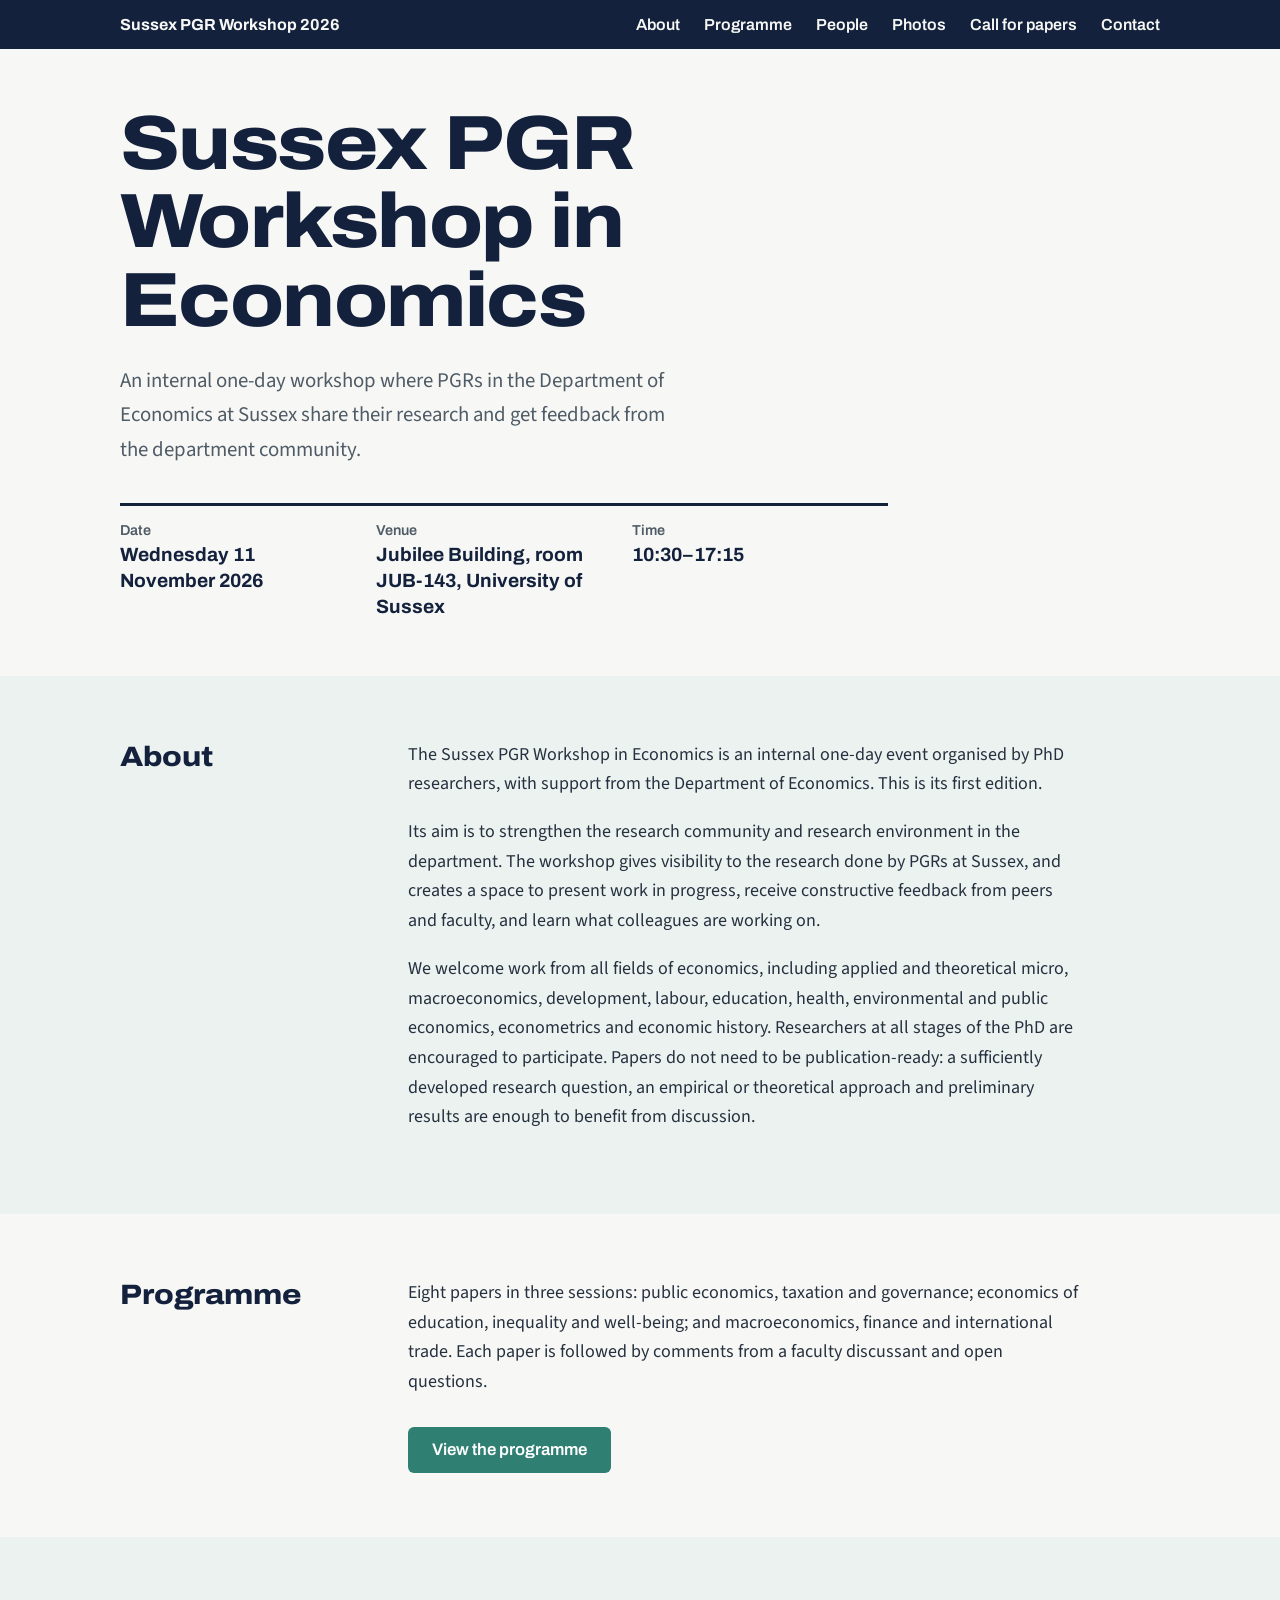
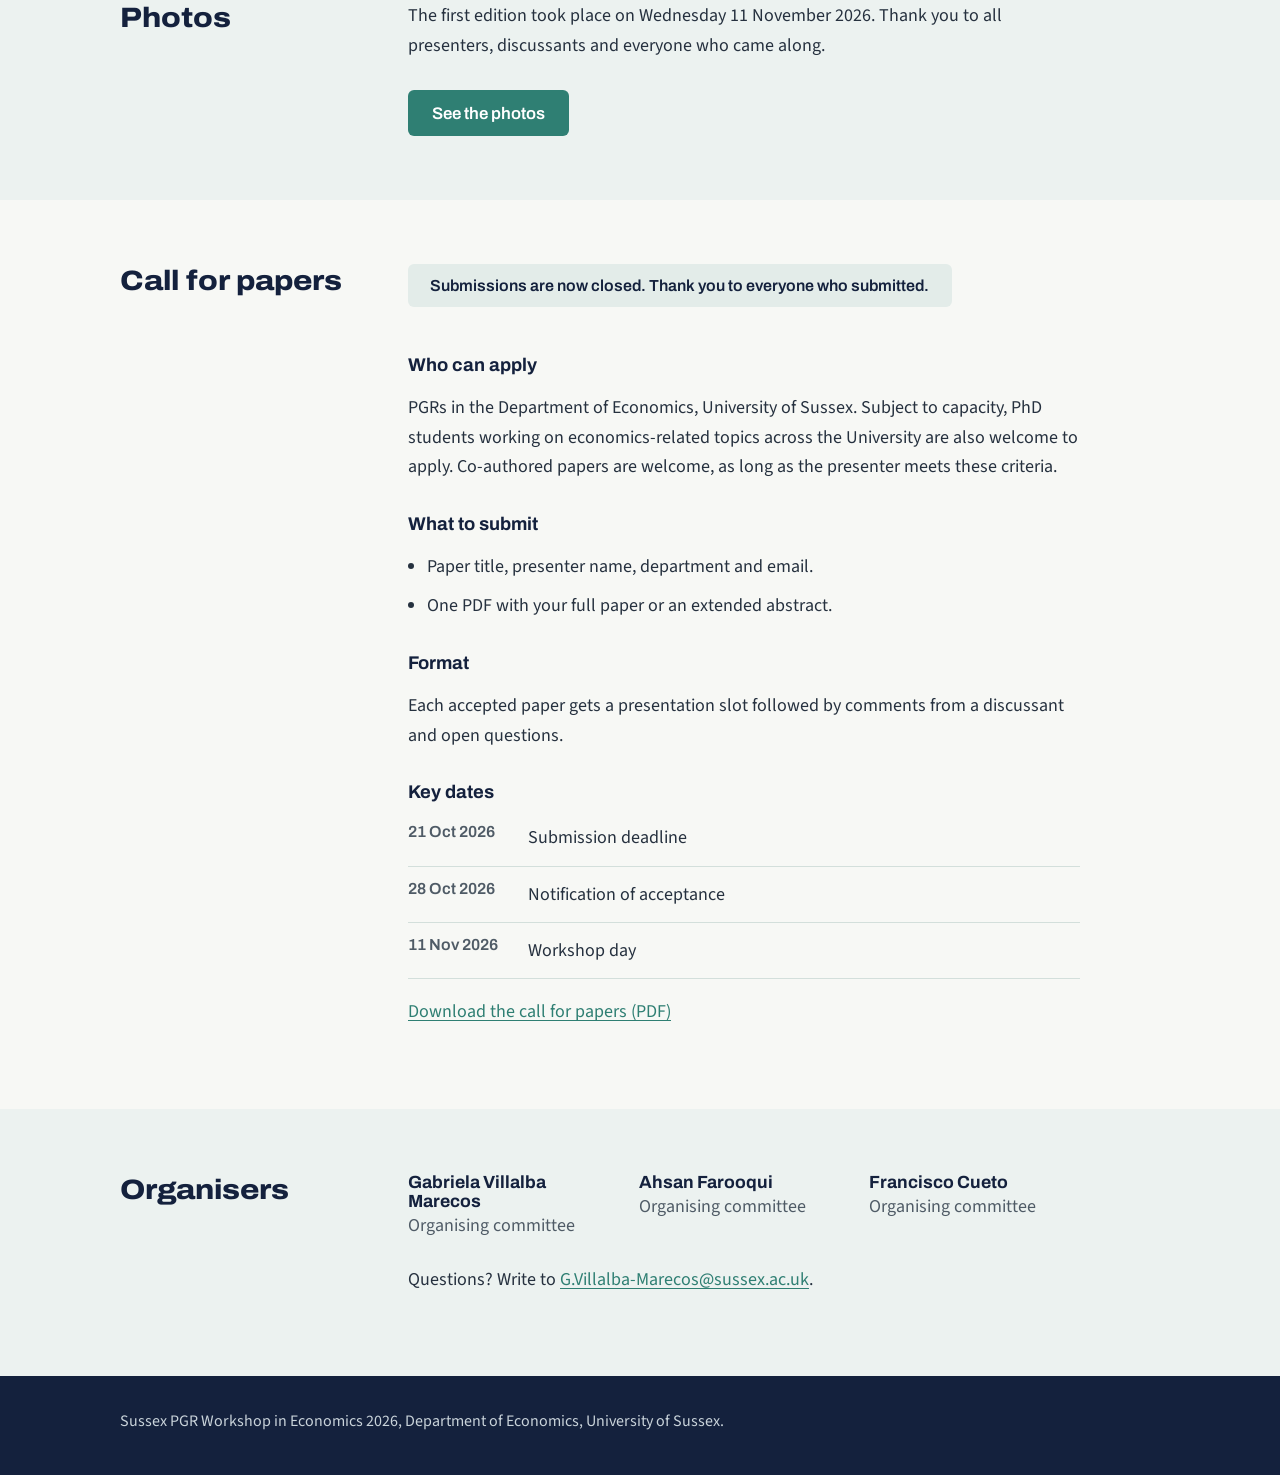
<file: index.html>
<!DOCTYPE html>
<html lang="en">
<head>
<meta charset="utf-8">
<meta name="viewport" content="width=device-width, initial-scale=1">
<title>Sussex PGR Workshop in Economics 2026</title>
<meta name="description" content="A one-day workshop for PhD researchers in economics, hosted by the University of Sussex.">
<link rel="preconnect" href="https://fonts.googleapis.com">
<link rel="preconnect" href="https://fonts.gstatic.com" crossorigin>
<link href="https://fonts.googleapis.com/css2?family=Archivo:wdth,wght@100,600;100,700;112,800&family=Source+Sans+3:wght@400;600&display=swap" rel="stylesheet">
<link rel="stylesheet" href="styles.css?v=9">
</head>
<body>

<header class="topbar">
<nav>
  <a class="brand" href="index.html">Sussex PGR Workshop 2026</a>
  <ul>
    <li><a href="#about">About</a></li>
    <li><a href="programme.html">Programme</a></li>
    <li><a href="people.html">People</a></li>
    <li><a href="photos.html">Photos</a></li>
    <li><a href="#submit">Call for papers</a></li>
    <li><a href="#contact">Contact</a></li>
  </ul>
</nav>
</header>

<header class="hero">
  <h1>Sussex PGR Workshop in Economics</h1>
  <p>An internal one-day workshop where PGRs in the Department of Economics at Sussex share their research and get feedback from the department community.</p>
  <dl class="facts">
    <div><dt>Date</dt><dd>Wednesday 11 November 2026</dd></div>
    <div><dt>Venue</dt><dd>Jubilee Building, room JUB&#8209;143, University of Sussex</dd></div>
    <div><dt>Time</dt><dd>10:30–17:15</dd></div>
  </dl>
</header>

<div class="band">
  <section id="about">
    <h2>About</h2>
    <div class="text">
      <p>The Sussex PGR Workshop in Economics is an internal one-day event organised by PhD researchers, with support from the Department of Economics. This is its first edition.</p>
      <p>Its aim is to strengthen the research community and research environment in the department. The workshop gives visibility to the research done by PGRs at Sussex, and creates a space to present work in progress, receive constructive feedback from peers and faculty, and learn what colleagues are working on.</p>
      <p>We welcome work from all fields of economics, including applied and theoretical micro, macroeconomics, development, labour, education, health, environmental and public economics, econometrics and economic history. Researchers at all stages of the PhD are encouraged to participate. Papers do not need to be publication-ready: a sufficiently developed research question, an empirical or theoretical approach and preliminary results are enough to benefit from discussion.</p>
    </div>
  </section>
</div>

<section id="programme">
  <h2>Programme</h2>
  <div class="text">
    <p>Eight papers in three sessions: public economics, taxation and governance; economics of education, inequality and well-being; and macroeconomics, finance and international trade. Each paper is followed by comments from a faculty discussant and open questions.</p>
    <a class="button" href="programme.html">View the programme</a>
  </div>
</section>

<div class="band">
  <section id="photos">
    <h2>Photos</h2>
    <div class="text">
      <p>The first edition took place on Wednesday 11 November 2026. Thank you to all presenters, discussants and everyone who came along.</p>
      <a class="button" href="photos.html">See the photos</a>
    </div>
  </section>
</div>

<section id="submit">
    <h2>Call for papers</h2>
    <div class="text">
      <p class="note">Submissions are now closed. Thank you to everyone who submitted.</p>
      <h3>Who can apply</h3>
      <p>PGRs in the Department of Economics, University of Sussex. Subject to capacity, PhD students working on economics-related topics across the University are also welcome to apply. Co-authored papers are welcome, as long as the presenter meets these criteria.</p>
      <h3>What to submit</h3>
      <ul class="steps">
        <li>Paper title, presenter name, department and email.</li>
        <li>One PDF with your full paper or an extended abstract.</li>
      </ul>
      <h3>Format</h3>
      <p>Each accepted paper gets a presentation slot followed by comments from a discussant and open questions.</p>
      <h3>Key dates</h3>
      <table>
        <tr><td>21 Oct 2026</td><td>Submission deadline</td></tr>
        <tr><td>28 Oct 2026</td><td>Notification of acceptance</td></tr>
        <tr><td>11 Nov 2026</td><td>Workshop day</td></tr>
      </table>
      <p><a href="Sussex_PGR_Workshop_2026_Call_for_Papers.pdf">Download the call for papers (PDF)</a></p>
    </div>
  </section>

<div class="band">
<section id="contact">
  <h2>Organisers</h2>
  <div class="text">
    <ul class="people">
      <li><strong>Gabriela Villalba Marecos</strong>Organising committee</li>
      <li><strong>Ahsan Farooqui</strong>Organising committee</li>
      <li><strong>Francisco Cueto</strong>Organising committee</li>
    </ul>
    <p>Questions? Write to <a href="mailto:G.Villalba-Marecos@sussex.ac.uk">G.Villalba-Marecos@sussex.ac.uk</a>.</p>
  </div>
</section>
</div>

<footer>
  <div>Sussex PGR Workshop in Economics 2026, Department of Economics, University of Sussex.</div>
</footer>

</body>
</html>
</file>
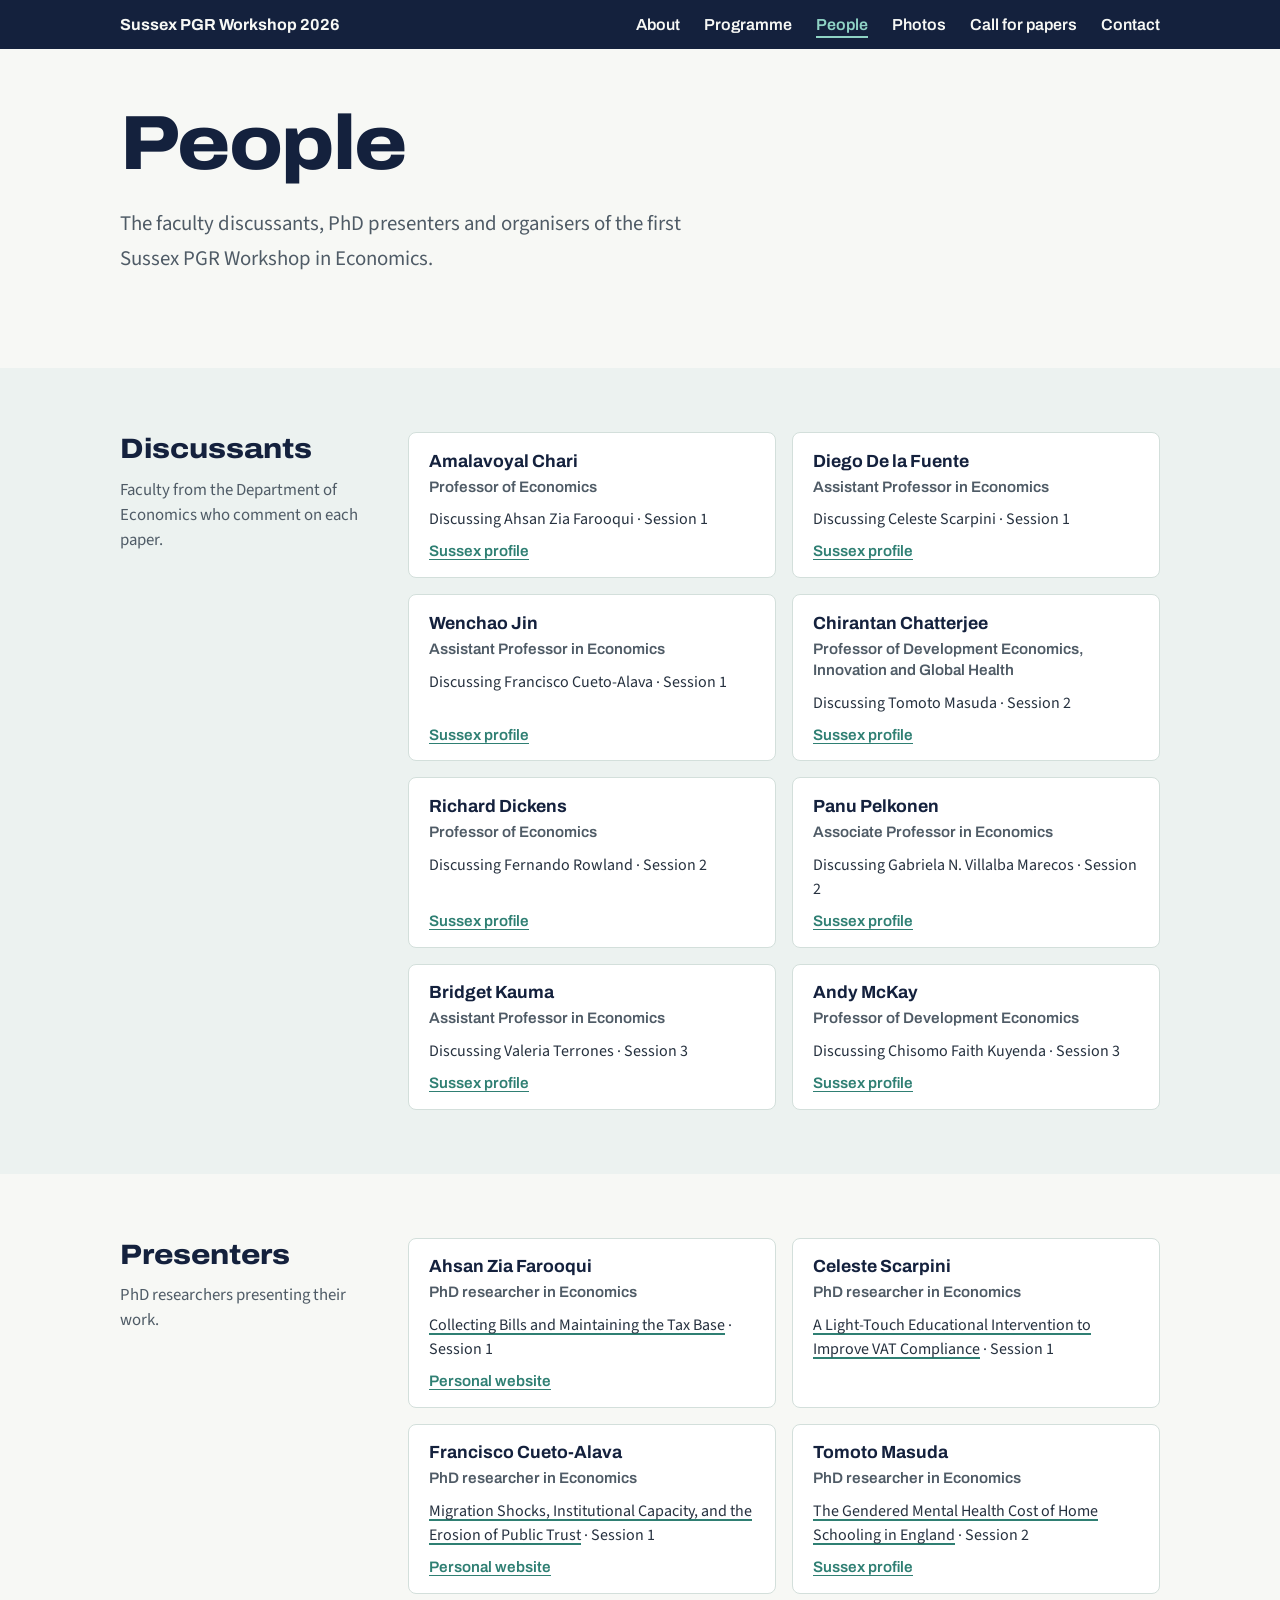
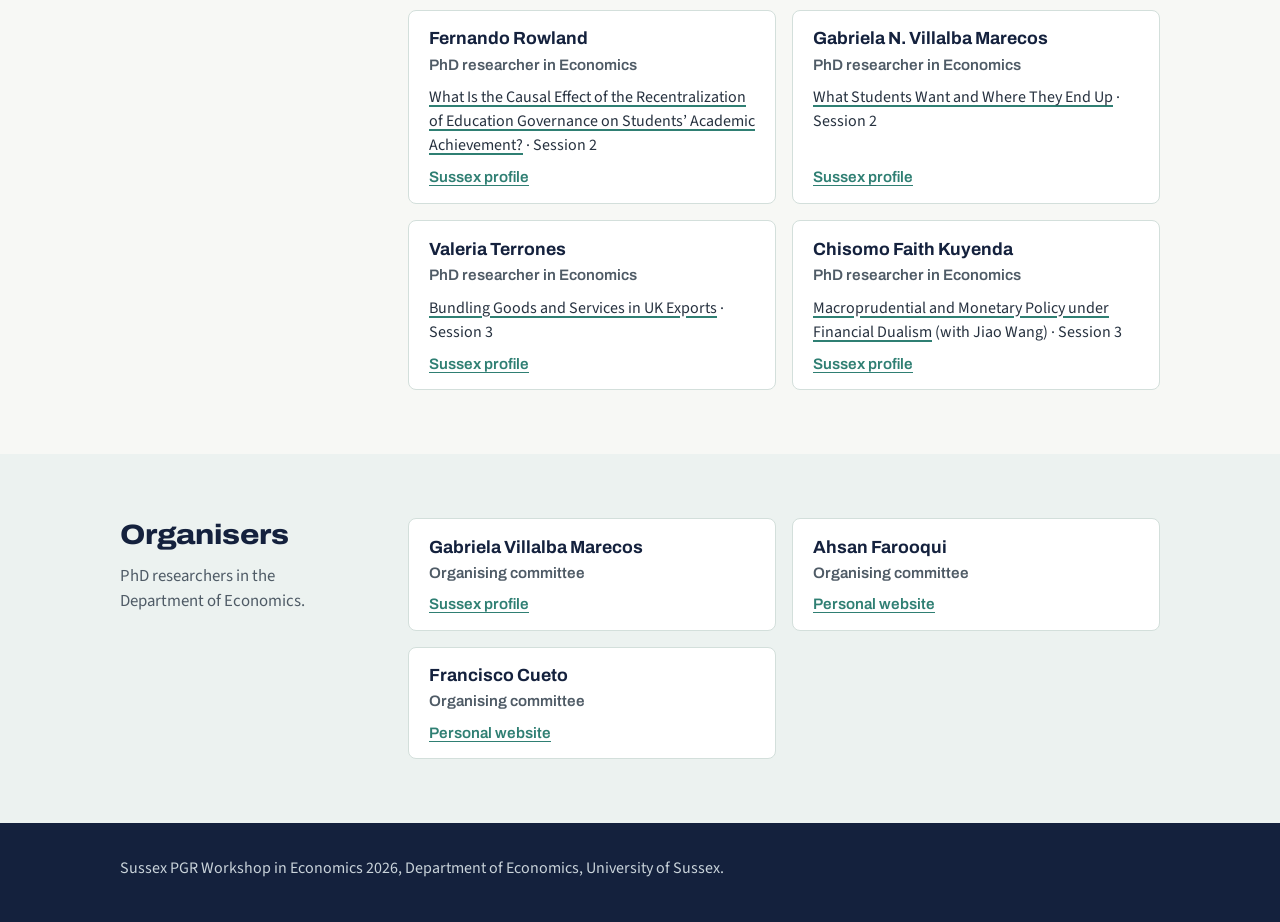
<file: people.html>
<!DOCTYPE html>
<html lang="en">
<head>
<meta charset="utf-8">
<meta name="viewport" content="width=device-width, initial-scale=1">
<title>People · Sussex PGR Workshop in Economics 2026</title>
<meta name="description" content="Discussants, presenters and organisers of the Sussex PGR Workshop in Economics 2026.">
<link rel="preconnect" href="https://fonts.googleapis.com">
<link rel="preconnect" href="https://fonts.gstatic.com" crossorigin>
<link href="https://fonts.googleapis.com/css2?family=Archivo:wdth,wght@100,600;100,700;112,800&family=Source+Sans+3:wght@400;600&display=swap" rel="stylesheet">
<link rel="stylesheet" href="styles.css?v=9">
</head>
<body>

<header class="topbar">
<nav>
  <a class="brand" href="index.html">Sussex PGR Workshop 2026</a>
  <ul>
    <li><a href="index.html#about">About</a></li>
    <li><a href="programme.html">Programme</a></li>
    <li><a href="people.html" aria-current="page">People</a></li>
    <li><a href="photos.html">Photos</a></li>
    <li><a href="index.html#submit">Call for papers</a></li>
    <li><a href="index.html#contact">Contact</a></li>
  </ul>
</nav>
</header>

<header class="hero">
  <h1>People</h1>
  <p>The faculty discussants, PhD presenters and organisers of the first Sussex PGR Workshop in Economics.</p>
</header>

<main>
  <div class="band">
    <section id="discussants">
      <div>
        <h2>Discussants</h2>
        <p class="session-meta">Faculty from the Department of Economics who comment on each paper.</p>
      </div>
      <ul class="people-grid">
        <li><strong>Amalavoyal Chari</strong><span class="role">Professor of Economics</span><span class="detail">Discussing Ahsan Zia Farooqui · Session 1</span><a href="https://profiles.sussex.ac.uk/p325214-amalavoyal-chari" target="_blank" rel="noopener">Sussex profile</a></li>
        <li><strong>Diego De la Fuente</strong><span class="role">Assistant Professor in Economics</span><span class="detail">Discussing Celeste Scarpini · Session 1</span><a href="https://profiles.sussex.ac.uk/p425204-diego-de-la-fuente-stevens" target="_blank" rel="noopener">Sussex profile</a></li>
        <li><strong>Wenchao Jin</strong><span class="role">Assistant Professor in Economics</span><span class="detail">Discussing Francisco Cueto-Alava · Session 1</span><a href="https://profiles.sussex.ac.uk/p566381-wenchao-jin" target="_blank" rel="noopener">Sussex profile</a></li>
        <li><strong>Chirantan Chatterjee</strong><span class="role">Professor of Development Economics, Innovation and Global Health</span><span class="detail">Discussing Tomoto Masuda · Session 2</span><a href="https://profiles.sussex.ac.uk/p535606-chirantan-chatterjee" target="_blank" rel="noopener">Sussex profile</a></li>
        <li><strong>Richard Dickens</strong><span class="role">Professor of Economics</span><span class="detail">Discussing Fernando Rowland · Session 2</span><a href="https://profiles.sussex.ac.uk/p203401-richard-dickens" target="_blank" rel="noopener">Sussex profile</a></li>
        <li><strong>Panu Pelkonen</strong><span class="role">Associate Professor in Economics</span><span class="detail">Discussing Gabriela N. Villalba Marecos · Session 2</span><a href="https://profiles.sussex.ac.uk/p258681-panu-pelkonen" target="_blank" rel="noopener">Sussex profile</a></li>
        <li><strong>Bridget Kauma</strong><span class="role">Assistant Professor in Economics</span><span class="detail">Discussing Valeria Terrones · Session 3</span><a href="https://profiles.sussex.ac.uk/p328013-bridget-kauma" target="_blank" rel="noopener">Sussex profile</a></li>
        <li><strong>Andy McKay</strong><span class="role">Professor of Development Economics</span><span class="detail">Discussing Chisomo Faith Kuyenda · Session 3</span><a href="https://profiles.sussex.ac.uk/p107908-andy-mckay" target="_blank" rel="noopener">Sussex profile</a></li>
      </ul>
    </section>
  </div>

  <section id="presenters">
    <div>
      <h2>Presenters</h2>
      <p class="session-meta">PhD researchers presenting their work.</p>
    </div>
    <ul class="people-grid">
      <li><strong>Ahsan Zia Farooqui</strong><span class="role">PhD researcher in Economics</span><span class="detail"><a class="paper-link" href="abstracts/farooqui.html">Collecting Bills and Maintaining the Tax Base</a> · Session 1</span><a href="https://ahsanziafarooqui.github.io/" target="_blank" rel="noopener">Personal website</a></li>
      <li><strong>Celeste Scarpini</strong><span class="role">PhD researcher in Economics</span><span class="detail"><a class="paper-link" href="abstracts/scarpini.html">A Light-Touch Educational Intervention to Improve VAT Compliance</a> · Session 1</span></li>
      <li><strong>Francisco Cueto-Alava</strong><span class="role">PhD researcher in Economics</span><span class="detail"><a class="paper-link" href="abstracts/cueto-alava.html">Migration Shocks, Institutional Capacity, and the Erosion of Public Trust</a> · Session 1</span><a href="https://fcuetoalava.github.io/" target="_blank" rel="noopener">Personal website</a></li>
      <li><strong>Tomoto Masuda</strong><span class="role">PhD researcher in Economics</span><span class="detail"><a class="paper-link" href="abstracts/masuda.html">The Gendered Mental Health Cost of Home Schooling in England</a> · Session 2</span><a href="https://profiles.sussex.ac.uk/p535689-tomoto-masuda" target="_blank" rel="noopener">Sussex profile</a></li>
      <li><strong>Fernando Rowland</strong><span class="role">PhD researcher in Economics</span><span class="detail"><a class="paper-link" href="abstracts/rowland.html">What Is the Causal Effect of the Recentralization of Education Governance on Students’ Academic Achievement?</a> · Session 2</span><a href="https://profiles.sussex.ac.uk/p452576-fernando-rowland" target="_blank" rel="noopener">Sussex profile</a></li>
      <li><strong>Gabriela N. Villalba Marecos</strong><span class="role">PhD researcher in Economics</span><span class="detail"><a class="paper-link" href="abstracts/villalba-marecos.html">What Students Want and Where They End Up</a> · Session 2</span><a href="https://profiles.sussex.ac.uk/p537889-gabriela-noemi-villalba-marecos" target="_blank" rel="noopener">Sussex profile</a></li>
      <li><strong>Valeria Terrones</strong><span class="role">PhD researcher in Economics</span><span class="detail"><a class="paper-link" href="abstracts/terrones.html">Bundling Goods and Services in UK Exports</a> · Session 3</span><a href="https://profiles.sussex.ac.uk/p510746-valeria-terrones-rodriguez" target="_blank" rel="noopener">Sussex profile</a></li>
      <li><strong>Chisomo Faith Kuyenda</strong><span class="role">PhD researcher in Economics</span><span class="detail"><a class="paper-link" href="abstracts/kuyenda.html">Macroprudential and Monetary Policy under Financial Dualism</a> (with Jiao Wang) · Session 3</span><a href="https://profiles.sussex.ac.uk/p297430-chisomo-faith-kuyenda" target="_blank" rel="noopener">Sussex profile</a></li>
    </ul>
  </section>

  <div class="band">
    <section id="organisers">
      <div>
        <h2>Organisers</h2>
        <p class="session-meta">PhD researchers in the Department of Economics.</p>
      </div>
      <ul class="people-grid">
        <li><strong>Gabriela Villalba Marecos</strong><span class="role">Organising committee</span><a href="https://profiles.sussex.ac.uk/p537889-gabriela-noemi-villalba-marecos" target="_blank" rel="noopener">Sussex profile</a></li>
        <li><strong>Ahsan Farooqui</strong><span class="role">Organising committee</span><a href="https://ahsanziafarooqui.github.io/" target="_blank" rel="noopener">Personal website</a></li>
        <li><strong>Francisco Cueto</strong><span class="role">Organising committee</span><a href="https://fcuetoalava.github.io/" target="_blank" rel="noopener">Personal website</a></li>
      </ul>
    </section>
  </div>
</main>

<footer>
  <div>Sussex PGR Workshop in Economics 2026, Department of Economics, University of Sussex.</div>
</footer>

</body>
</html>
</file>
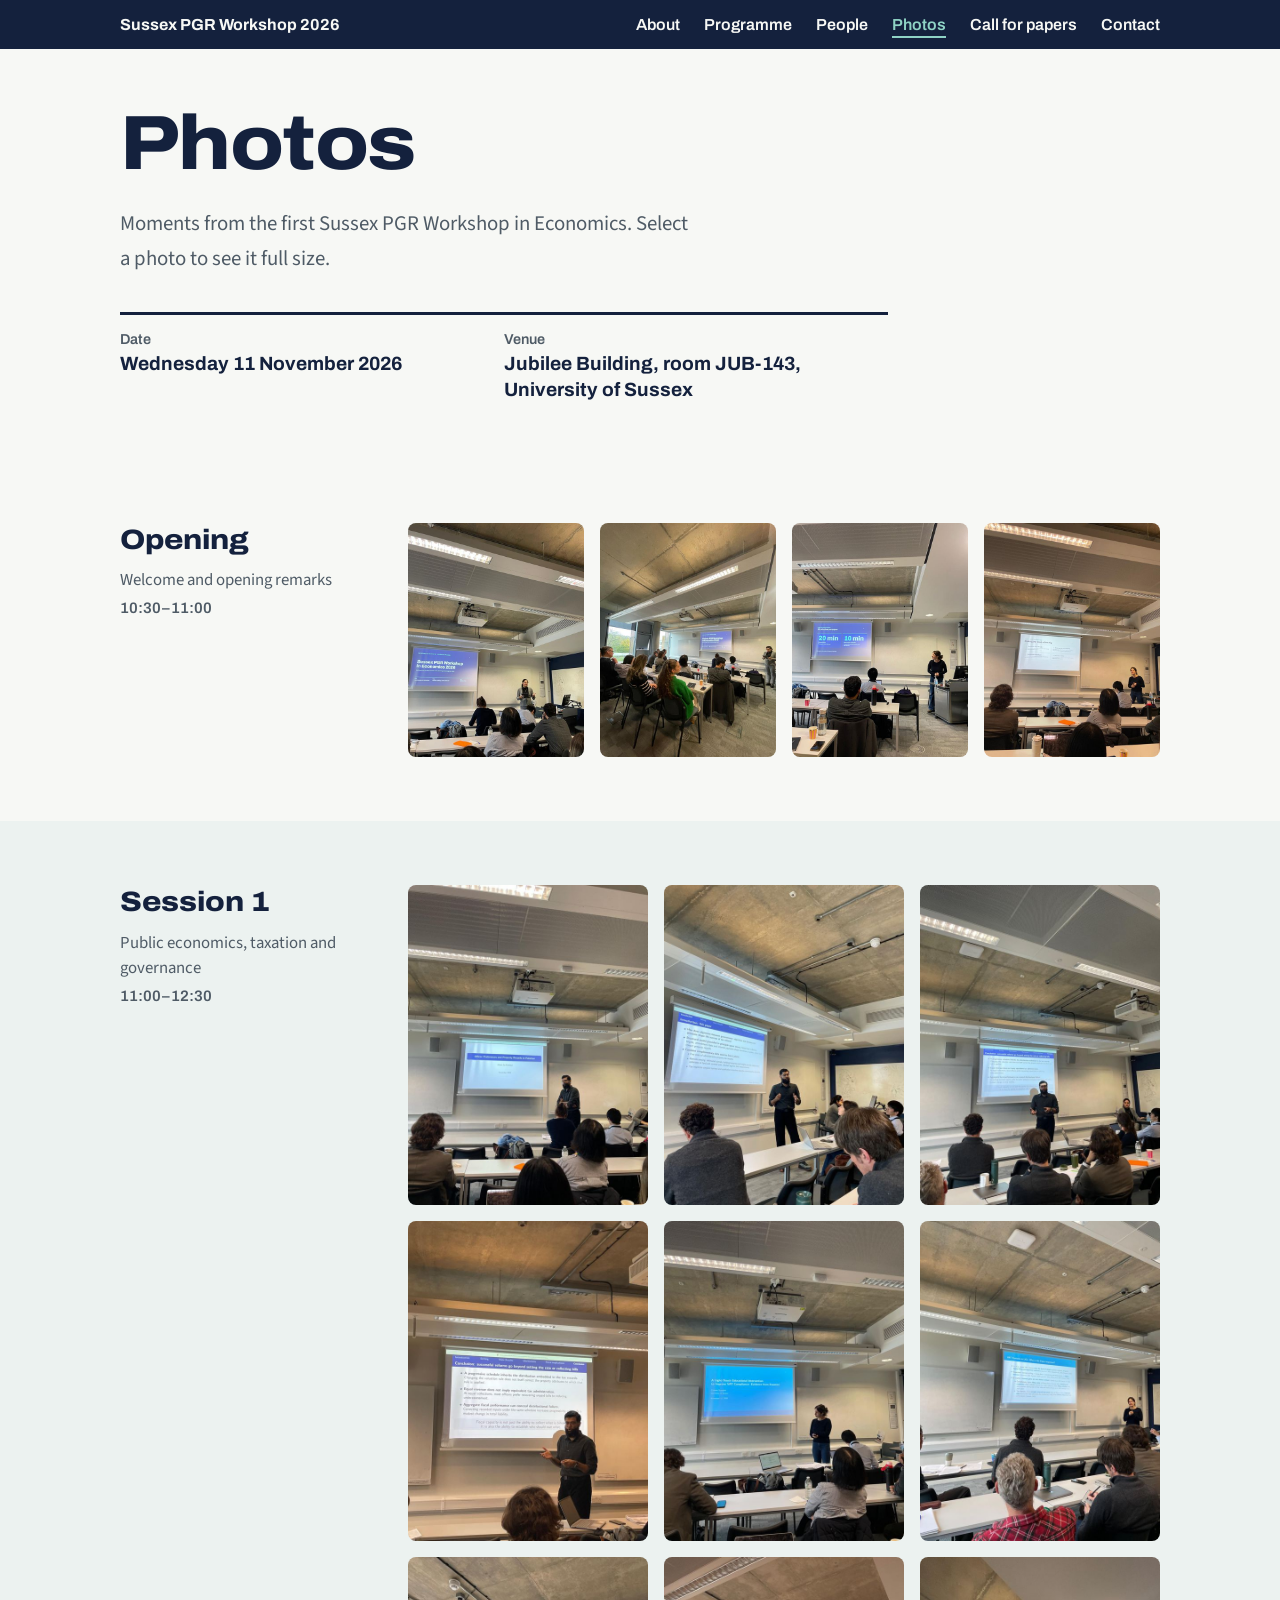
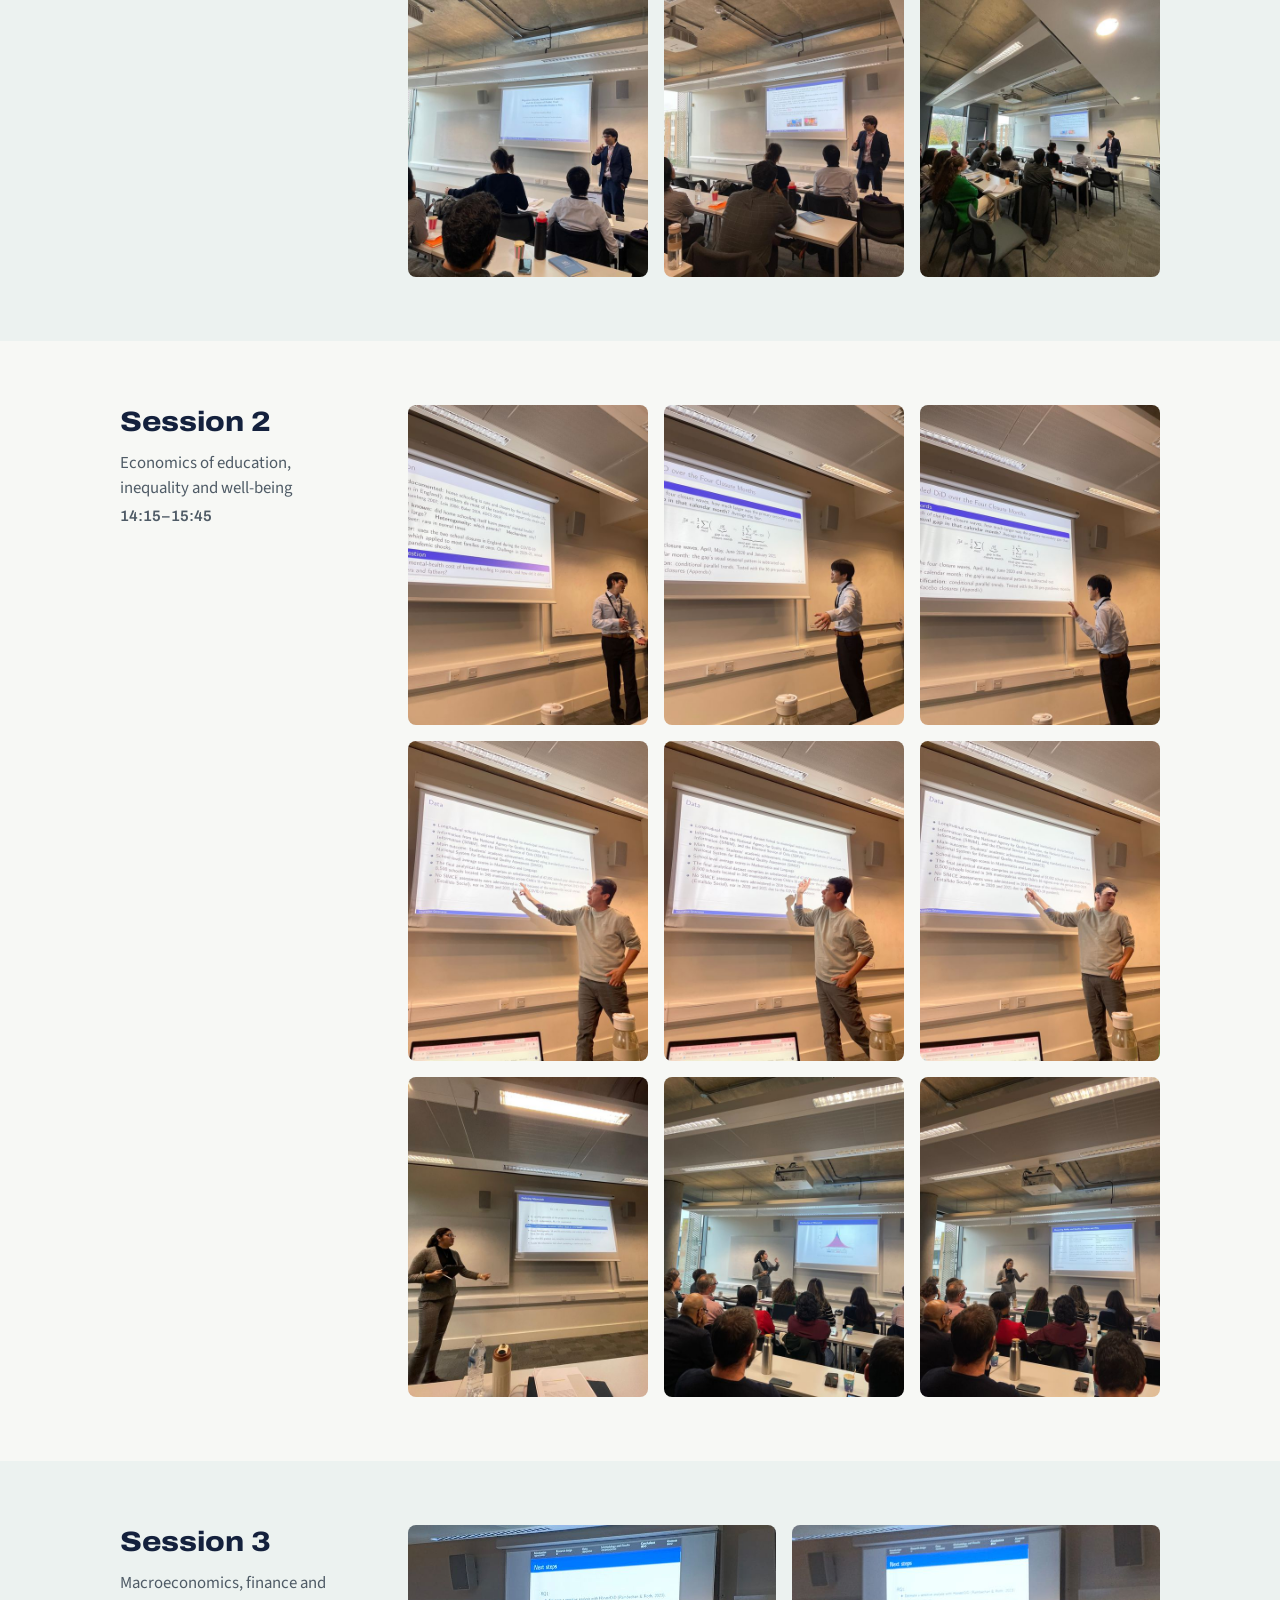
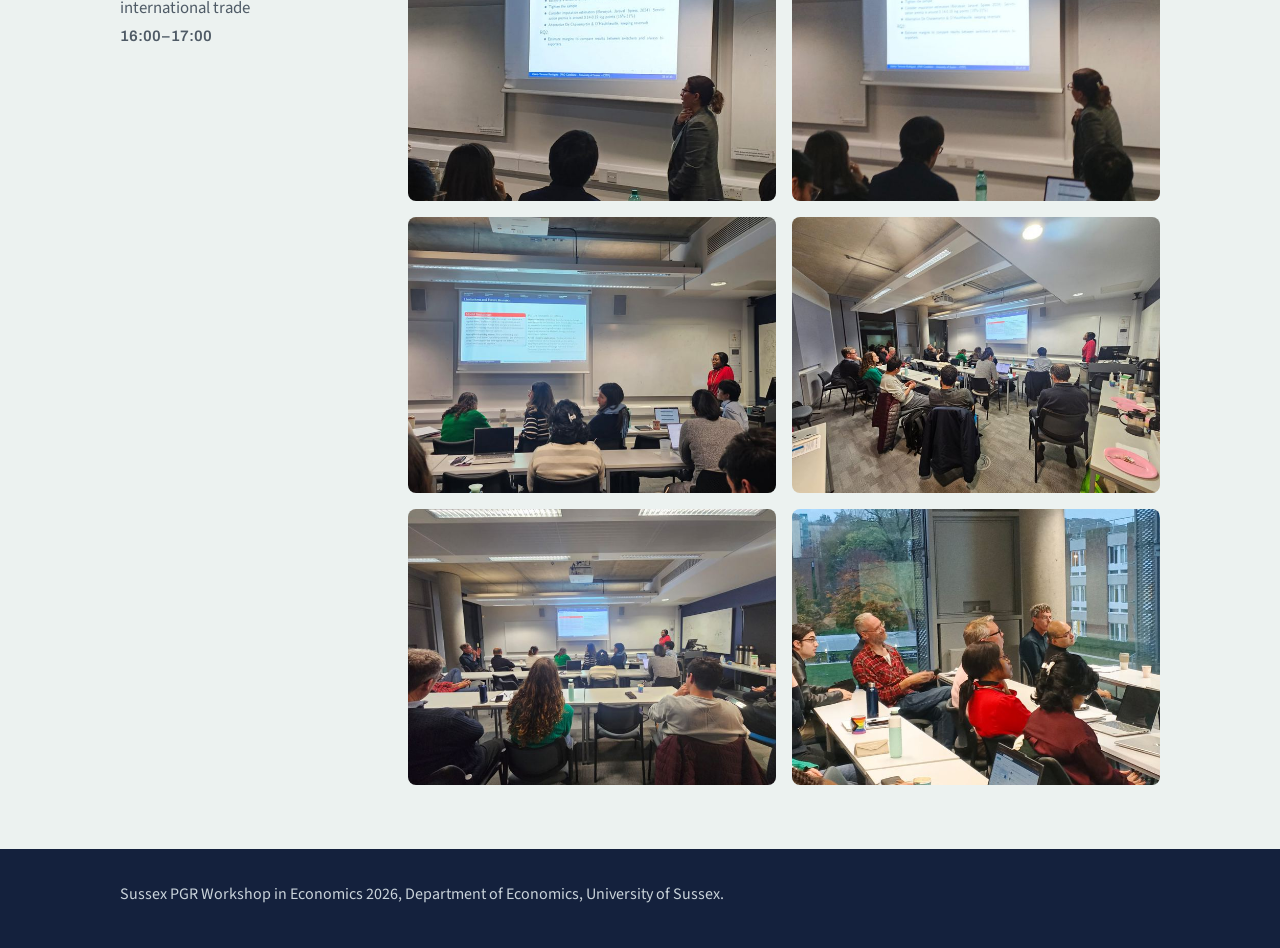
<file: photos.html>
<!DOCTYPE html>
<html lang="en">
<head>
<meta charset="utf-8">
<meta name="viewport" content="width=device-width, initial-scale=1">
<title>Photos · Sussex PGR Workshop in Economics 2026</title>
<meta name="description" content="Photos from the Sussex PGR Workshop in Economics, Wednesday 11 November 2026.">
<link rel="preconnect" href="https://fonts.googleapis.com">
<link rel="preconnect" href="https://fonts.gstatic.com" crossorigin>
<link href="https://fonts.googleapis.com/css2?family=Archivo:wdth,wght@100,600;100,700;112,800&family=Source+Sans+3:wght@400;600&display=swap" rel="stylesheet">
<link rel="stylesheet" href="styles.css?v=9">
</head>
<body>

<header class="topbar">
<nav>
  <a class="brand" href="index.html">Sussex PGR Workshop 2026</a>
  <ul>
    <li><a href="index.html#about">About</a></li>
    <li><a href="programme.html">Programme</a></li>
    <li><a href="people.html">People</a></li>
    <li><a href="photos.html" aria-current="page">Photos</a></li>
    <li><a href="index.html#submit">Call for papers</a></li>
    <li><a href="index.html#contact">Contact</a></li>
  </ul>
</nav>
</header>

<header class="hero">
  <h1>Photos</h1>
  <p>Moments from the first Sussex PGR Workshop in Economics. Select a photo to see it full size.</p>
  <dl class="facts">
    <div><dt>Date</dt><dd>Wednesday 11 November 2026</dd></div>
    <div><dt>Venue</dt><dd>Jubilee Building, room JUB&#8209;143, University of Sussex</dd></div>
  </dl>
</header>

<main>
  <section id="opening">
    <div>
      <h2>Opening</h2>
      <p class="session-meta">Welcome and opening remarks<span>10:30–11:00</span></p>
    </div>
    <div class="mosaic">
      <ul class="photo-row">
        <li class="p"><a href="photos/opening-1.jpg"><img src="photos/thumbs/opening-1.jpg" width="540" height="720" loading="lazy" alt="Opening of the workshop in room JUB-143"></a></li>
        <li class="p"><a href="photos/opening-2.jpg"><img src="photos/thumbs/opening-2.jpg" width="540" height="720" loading="lazy" alt="Opening of the workshop in room JUB-143"></a></li>
        <li class="p"><a href="photos/opening-3.jpg"><img src="photos/thumbs/opening-3.jpg" width="540" height="720" loading="lazy" alt="Opening of the workshop in room JUB-143"></a></li>
        <li class="p"><a href="photos/opening-4.jpg"><img src="photos/thumbs/opening-4.jpg" width="540" height="720" loading="lazy" alt="Opening of the workshop in room JUB-143"></a></li>
      </ul>
    </div>
  </section>

  <div class="band">
  <section id="session-1">
    <div>
      <h2>Session 1</h2>
      <p class="session-meta">Public economics, taxation and governance<span>11:00–12:30</span></p>
    </div>
    <div class="mosaic">
      <ul class="photo-row">
        <li class="p"><a href="photos/presentation-01.jpg"><img src="photos/thumbs/presentation-01.jpg" width="540" height="720" loading="lazy" alt="A PhD researcher presenting in Session 1"></a></li>
        <li class="p"><a href="photos/presentation-02.jpg"><img src="photos/thumbs/presentation-02.jpg" width="540" height="720" loading="lazy" alt="A PhD researcher presenting in Session 1"></a></li>
        <li class="p"><a href="photos/presentation-03.jpg"><img src="photos/thumbs/presentation-03.jpg" width="540" height="720" loading="lazy" alt="A PhD researcher presenting in Session 1"></a></li>
      </ul>
      <ul class="photo-row">
        <li class="p"><a href="photos/presentation-04.jpg"><img src="photos/thumbs/presentation-04.jpg" width="540" height="720" loading="lazy" alt="A PhD researcher presenting in Session 1"></a></li>
        <li class="p"><a href="photos/presentation-05.jpg"><img src="photos/thumbs/presentation-05.jpg" width="540" height="720" loading="lazy" alt="A PhD researcher presenting in Session 1"></a></li>
        <li class="p"><a href="photos/presentation-06.jpg"><img src="photos/thumbs/presentation-06.jpg" width="540" height="720" loading="lazy" alt="A PhD researcher presenting in Session 1"></a></li>
      </ul>
      <ul class="photo-row">
        <li class="p"><a href="photos/presentation-07.jpg"><img src="photos/thumbs/presentation-07.jpg" width="540" height="720" loading="lazy" alt="A PhD researcher presenting in Session 1"></a></li>
        <li class="p"><a href="photos/presentation-08.jpg"><img src="photos/thumbs/presentation-08.jpg" width="540" height="720" loading="lazy" alt="A PhD researcher presenting in Session 1"></a></li>
        <li class="p"><a href="photos/presentation-09.jpg"><img src="photos/thumbs/presentation-09.jpg" width="540" height="720" loading="lazy" alt="A PhD researcher presenting in Session 1"></a></li>
      </ul>
    </div>
  </section>
  </div>

  <section id="session-2">
    <div>
      <h2>Session 2</h2>
      <p class="session-meta">Economics of education, inequality and well-being<span>14:15–15:45</span></p>
    </div>
    <div class="mosaic">
      <ul class="photo-row">
        <li class="p"><a href="photos/presentation-19.jpg"><img src="photos/thumbs/presentation-19.jpg" width="540" height="720" loading="lazy" alt="A PhD researcher presenting in Session 2"></a></li>
        <li class="p"><a href="photos/presentation-18.jpg"><img src="photos/thumbs/presentation-18.jpg" width="540" height="720" loading="lazy" alt="A PhD researcher presenting in Session 2"></a></li>
        <li class="p"><a href="photos/presentation-20.jpg"><img src="photos/thumbs/presentation-20.jpg" width="540" height="720" loading="lazy" alt="A PhD researcher presenting in Session 2"></a></li>
      </ul>
      <ul class="photo-row">
        <li class="p"><a href="photos/presentation-21.jpg"><img src="photos/thumbs/presentation-21.jpg" width="540" height="720" loading="lazy" alt="A PhD researcher presenting in Session 2"></a></li>
        <li class="p"><a href="photos/presentation-22.jpg"><img src="photos/thumbs/presentation-22.jpg" width="540" height="720" loading="lazy" alt="A PhD researcher presenting in Session 2"></a></li>
        <li class="p"><a href="photos/presentation-23.jpg"><img src="photos/thumbs/presentation-23.jpg" width="540" height="720" loading="lazy" alt="A PhD researcher presenting in Session 2"></a></li>
      </ul>
      <ul class="photo-row">
        <li class="p"><a href="photos/presentation-10.jpg"><img src="photos/thumbs/presentation-10.jpg" width="540" height="720" loading="lazy" alt="A PhD researcher presenting in Session 2"></a></li>
        <li class="p"><a href="photos/presentation-11.jpg"><img src="photos/thumbs/presentation-11.jpg" width="540" height="720" loading="lazy" alt="A PhD researcher presenting in Session 2"></a></li>
        <li class="p"><a href="photos/presentation-12.jpg"><img src="photos/thumbs/presentation-12.jpg" width="540" height="720" loading="lazy" alt="A PhD researcher presenting in Session 2"></a></li>
      </ul>
    </div>
  </section>

  <div class="band">
  <section id="session-3">
    <div>
      <h2>Session 3</h2>
      <p class="session-meta">Macroeconomics, finance and international trade<span>16:00–17:00</span></p>
    </div>
    <div class="mosaic">
      <ul class="photo-row">
        <li class="l"><a href="photos/presentation-13.jpg"><img src="photos/thumbs/presentation-13.jpg" width="720" height="540" loading="lazy" alt="A PhD researcher presenting in Session 3"></a></li>
        <li class="l"><a href="photos/presentation-14.jpg"><img src="photos/thumbs/presentation-14.jpg" width="720" height="540" loading="lazy" alt="A PhD researcher presenting in Session 3"></a></li>
      </ul>
      <ul class="photo-row">
        <li class="l"><a href="photos/presentation-15.jpg"><img src="photos/thumbs/presentation-15.jpg" width="720" height="540" loading="lazy" alt="A PhD researcher presenting in Session 3"></a></li>
        <li class="l"><a href="photos/presentation-16.jpg"><img src="photos/thumbs/presentation-16.jpg" width="720" height="540" loading="lazy" alt="A PhD researcher presenting in Session 3"></a></li>
      </ul>
      <ul class="photo-row">
        <li class="l"><a href="photos/presentation-17.jpg"><img src="photos/thumbs/presentation-17.jpg" width="720" height="540" loading="lazy" alt="A PhD researcher presenting in Session 3"></a></li>
        <li class="l"><a href="photos/audience-01.jpg"><img src="photos/thumbs/audience-01.jpg" width="720" height="540" loading="lazy" alt="Faculty and PhD researchers in the audience"></a></li>
      </ul>
    </div>
  </section>
  </div>
</main>

<footer>
  <div>Sussex PGR Workshop in Economics 2026, Department of Economics, University of Sussex.</div>
</footer>

</body>
</html>
</file>
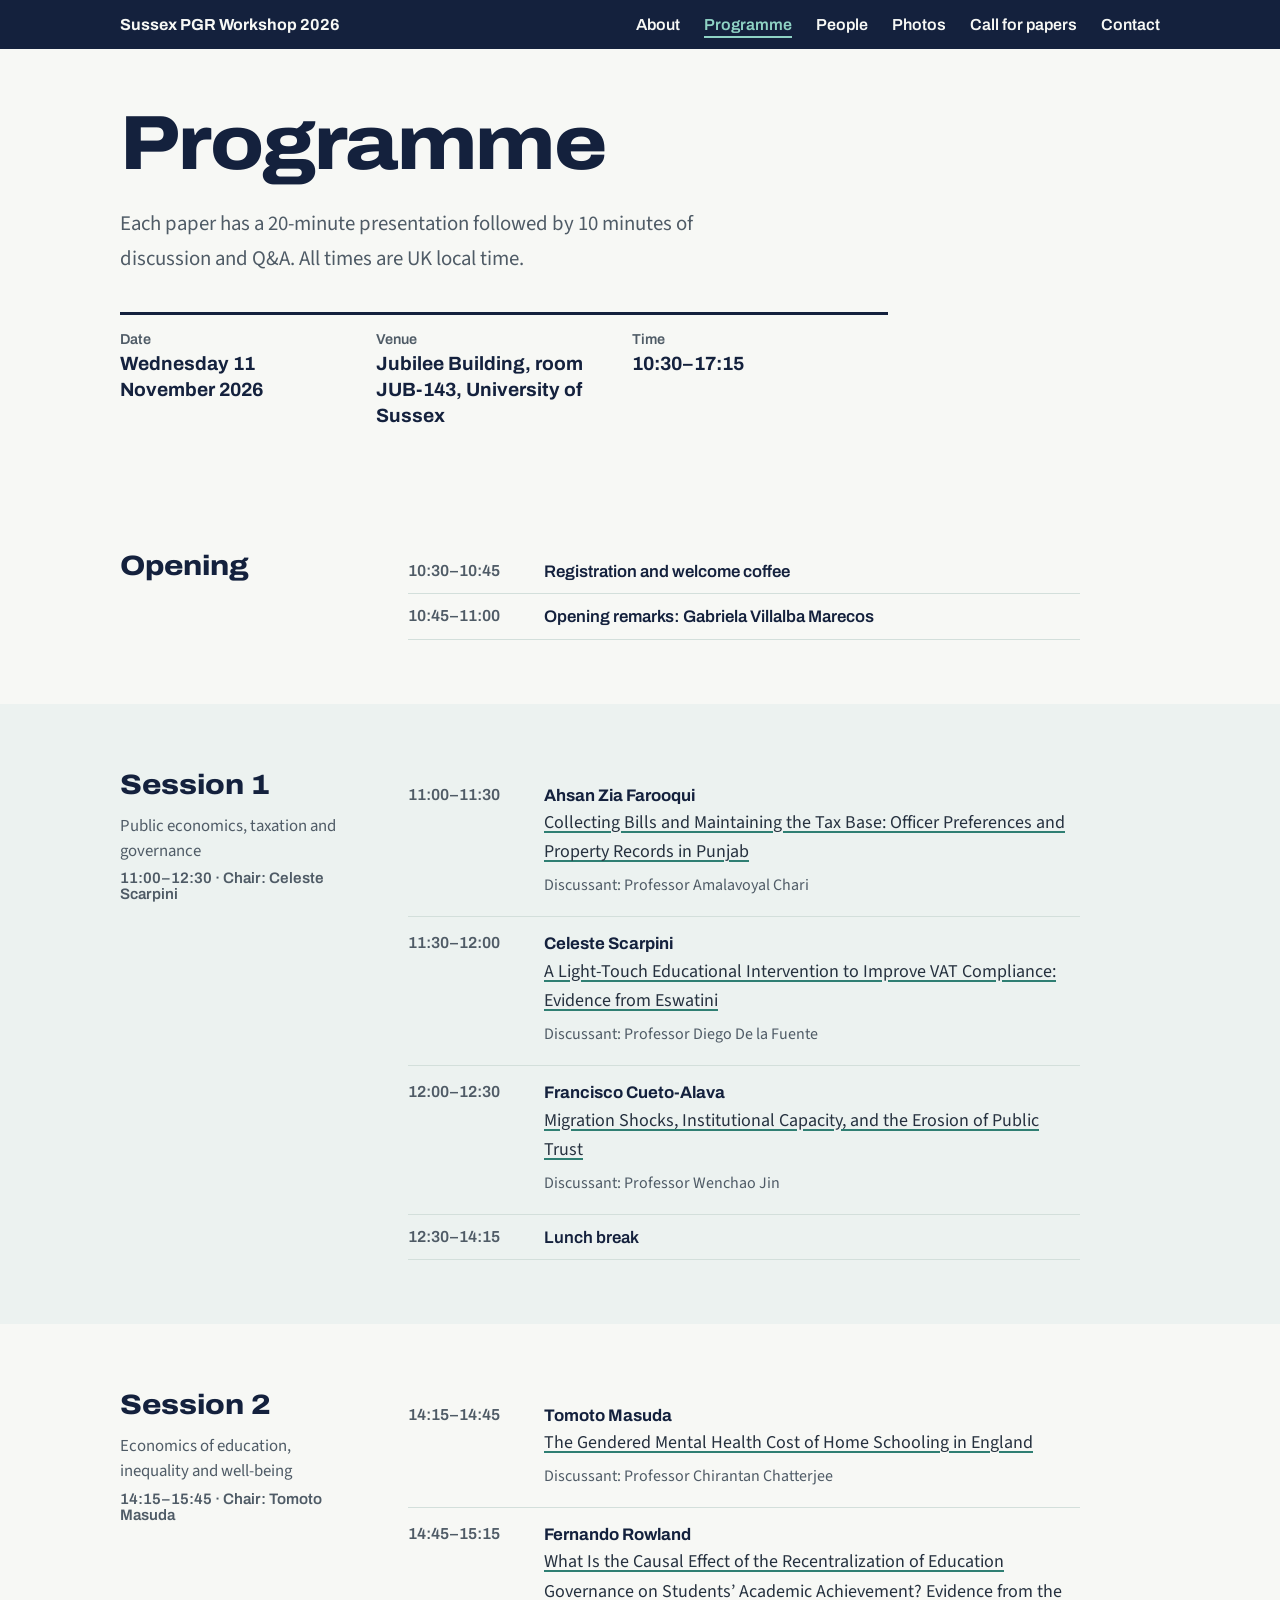
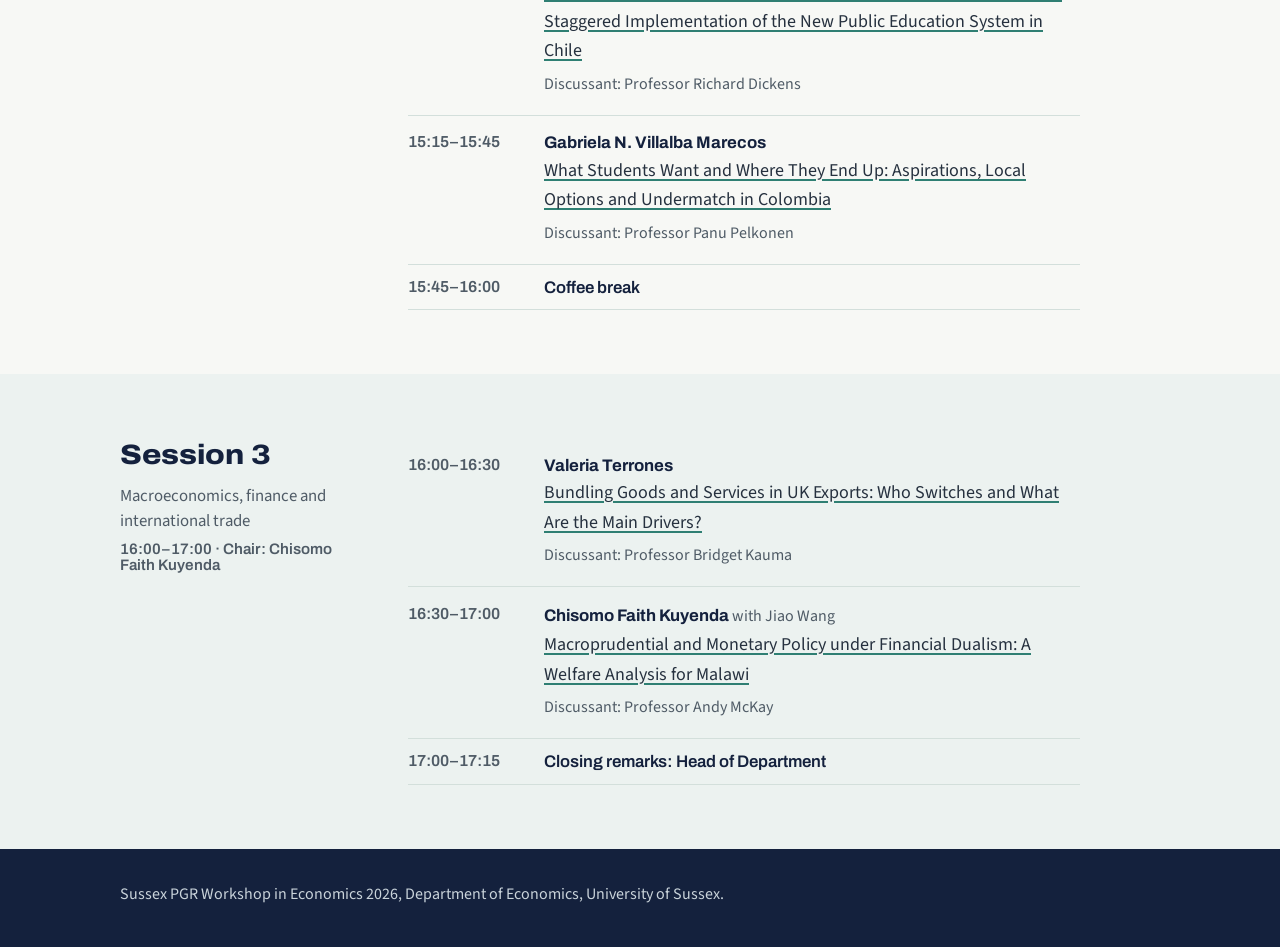
<file: programme.html>
<!DOCTYPE html>
<html lang="en">
<head>
<meta charset="utf-8">
<meta name="viewport" content="width=device-width, initial-scale=1">
<title>Programme · Sussex PGR Workshop in Economics 2026</title>
<meta name="description" content="Programme of the Sussex PGR Workshop in Economics, Wednesday 11 November 2026.">
<link rel="preconnect" href="https://fonts.googleapis.com">
<link rel="preconnect" href="https://fonts.gstatic.com" crossorigin>
<link href="https://fonts.googleapis.com/css2?family=Archivo:wdth,wght@100,600;100,700;112,800&family=Source+Sans+3:wght@400;600&display=swap" rel="stylesheet">
<link rel="stylesheet" href="styles.css?v=9">
</head>
<body>

<header class="topbar">
<nav>
  <a class="brand" href="index.html">Sussex PGR Workshop 2026</a>
  <ul>
    <li><a href="index.html#about">About</a></li>
    <li><a href="programme.html" aria-current="page">Programme</a></li>
    <li><a href="people.html">People</a></li>
    <li><a href="photos.html">Photos</a></li>
    <li><a href="index.html#submit">Call for papers</a></li>
    <li><a href="index.html#contact">Contact</a></li>
  </ul>
</nav>
</header>

<header class="hero">
  <h1>Programme</h1>
  <p>Each paper has a 20-minute presentation followed by 10 minutes of discussion and Q&amp;A. All times are UK local time.</p>
  <dl class="facts">
    <div><dt>Date</dt><dd>Wednesday 11 November 2026</dd></div>
    <div><dt>Venue</dt><dd>Jubilee Building, room JUB&#8209;143, University of Sussex</dd></div>
    <div><dt>Time</dt><dd>10:30–17:15</dd></div>
  </dl>
</header>

<main class="sessions">
  <section>
    <div>
      <h2>Opening</h2>
    </div>
    <div class="text">
      <table class="schedule">
        <tr class="break"><td>10:30–10:45</td><td>Registration and welcome coffee</td></tr>
        <tr class="break"><td>10:45–11:00</td><td>Opening remarks: Gabriela Villalba Marecos</td></tr>
      </table>
    </div>
  </section>

  <div class="band">
  <section>
    <div>
      <h2>Session 1</h2>
      <p class="session-meta">Public economics, taxation and governance<span>11:00–12:30 · Chair: Celeste Scarpini</span></p>
    </div>
    <div class="text">
      <table class="schedule">
        <tr><td>11:00–11:30</td><td><strong>Ahsan Zia Farooqui</strong><a class="paper-link" href="abstracts/farooqui.html">Collecting Bills and Maintaining the Tax Base: Officer Preferences and Property Records in Punjab</a><span class="discussant">Discussant: Professor Amalavoyal Chari</span></td></tr>
        <tr><td>11:30–12:00</td><td><strong>Celeste Scarpini</strong><a class="paper-link" href="abstracts/scarpini.html">A Light-Touch Educational Intervention to Improve VAT Compliance: Evidence from Eswatini</a><span class="discussant">Discussant: Professor Diego De la Fuente</span></td></tr>
        <tr><td>12:00–12:30</td><td><strong>Francisco Cueto-Alava</strong><a class="paper-link" href="abstracts/cueto-alava.html">Migration Shocks, Institutional Capacity, and the Erosion of Public Trust</a><span class="discussant">Discussant: Professor Wenchao Jin</span></td></tr>
        <tr class="break"><td>12:30–14:15</td><td>Lunch break</td></tr>
      </table>
    </div>
  </section>
  </div>

  <section>
    <div>
      <h2>Session 2</h2>
      <p class="session-meta">Economics of education, inequality and well-being<span>14:15–15:45 · Chair: Tomoto Masuda</span></p>
    </div>
    <div class="text">
      <table class="schedule">
        <tr><td>14:15–14:45</td><td><strong>Tomoto Masuda</strong><a class="paper-link" href="abstracts/masuda.html">The Gendered Mental Health Cost of Home Schooling in England</a><span class="discussant">Discussant: Professor Chirantan Chatterjee</span></td></tr>
        <tr><td>14:45–15:15</td><td><strong>Fernando Rowland</strong><a class="paper-link" href="abstracts/rowland.html">What Is the Causal Effect of the Recentralization of Education Governance on Students’ Academic Achievement? Evidence from the Staggered Implementation of the New Public Education System in Chile</a><span class="discussant">Discussant: Professor Richard Dickens</span></td></tr>
        <tr><td>15:15–15:45</td><td><strong>Gabriela N. Villalba Marecos</strong><a class="paper-link" href="abstracts/villalba-marecos.html">What Students Want and Where They End Up: Aspirations, Local Options and Undermatch in Colombia</a><span class="discussant">Discussant: Professor Panu Pelkonen</span></td></tr>
        <tr class="break"><td>15:45–16:00</td><td>Coffee break</td></tr>
      </table>
    </div>
  </section>

  <div class="band">
  <section>
    <div>
      <h2>Session 3</h2>
      <p class="session-meta">Macroeconomics, finance and international trade<span>16:00–17:00 · Chair: Chisomo Faith Kuyenda</span></p>
    </div>
    <div class="text">
      <table class="schedule">
        <tr><td>16:00–16:30</td><td><strong>Valeria Terrones</strong><a class="paper-link" href="abstracts/terrones.html">Bundling Goods and Services in UK Exports: Who Switches and What Are the Main Drivers?</a><span class="discussant">Discussant: Professor Bridget Kauma</span></td></tr>
        <tr><td>16:30–17:00</td><td><strong>Chisomo Faith Kuyenda <span class="coauthors">with Jiao Wang</span></strong><a class="paper-link" href="abstracts/kuyenda.html">Macroprudential and Monetary Policy under Financial Dualism: A Welfare Analysis for Malawi</a><span class="discussant">Discussant: Professor Andy McKay</span></td></tr>
        <tr class="break"><td>17:00–17:15</td><td>Closing remarks: Head of Department</td></tr>
      </table>
    </div>
  </section>
  </div>
</main>

<footer>
  <div>Sussex PGR Workshop in Economics 2026, Department of Economics, University of Sussex.</div>
</footer>

</body>
</html>
</file>
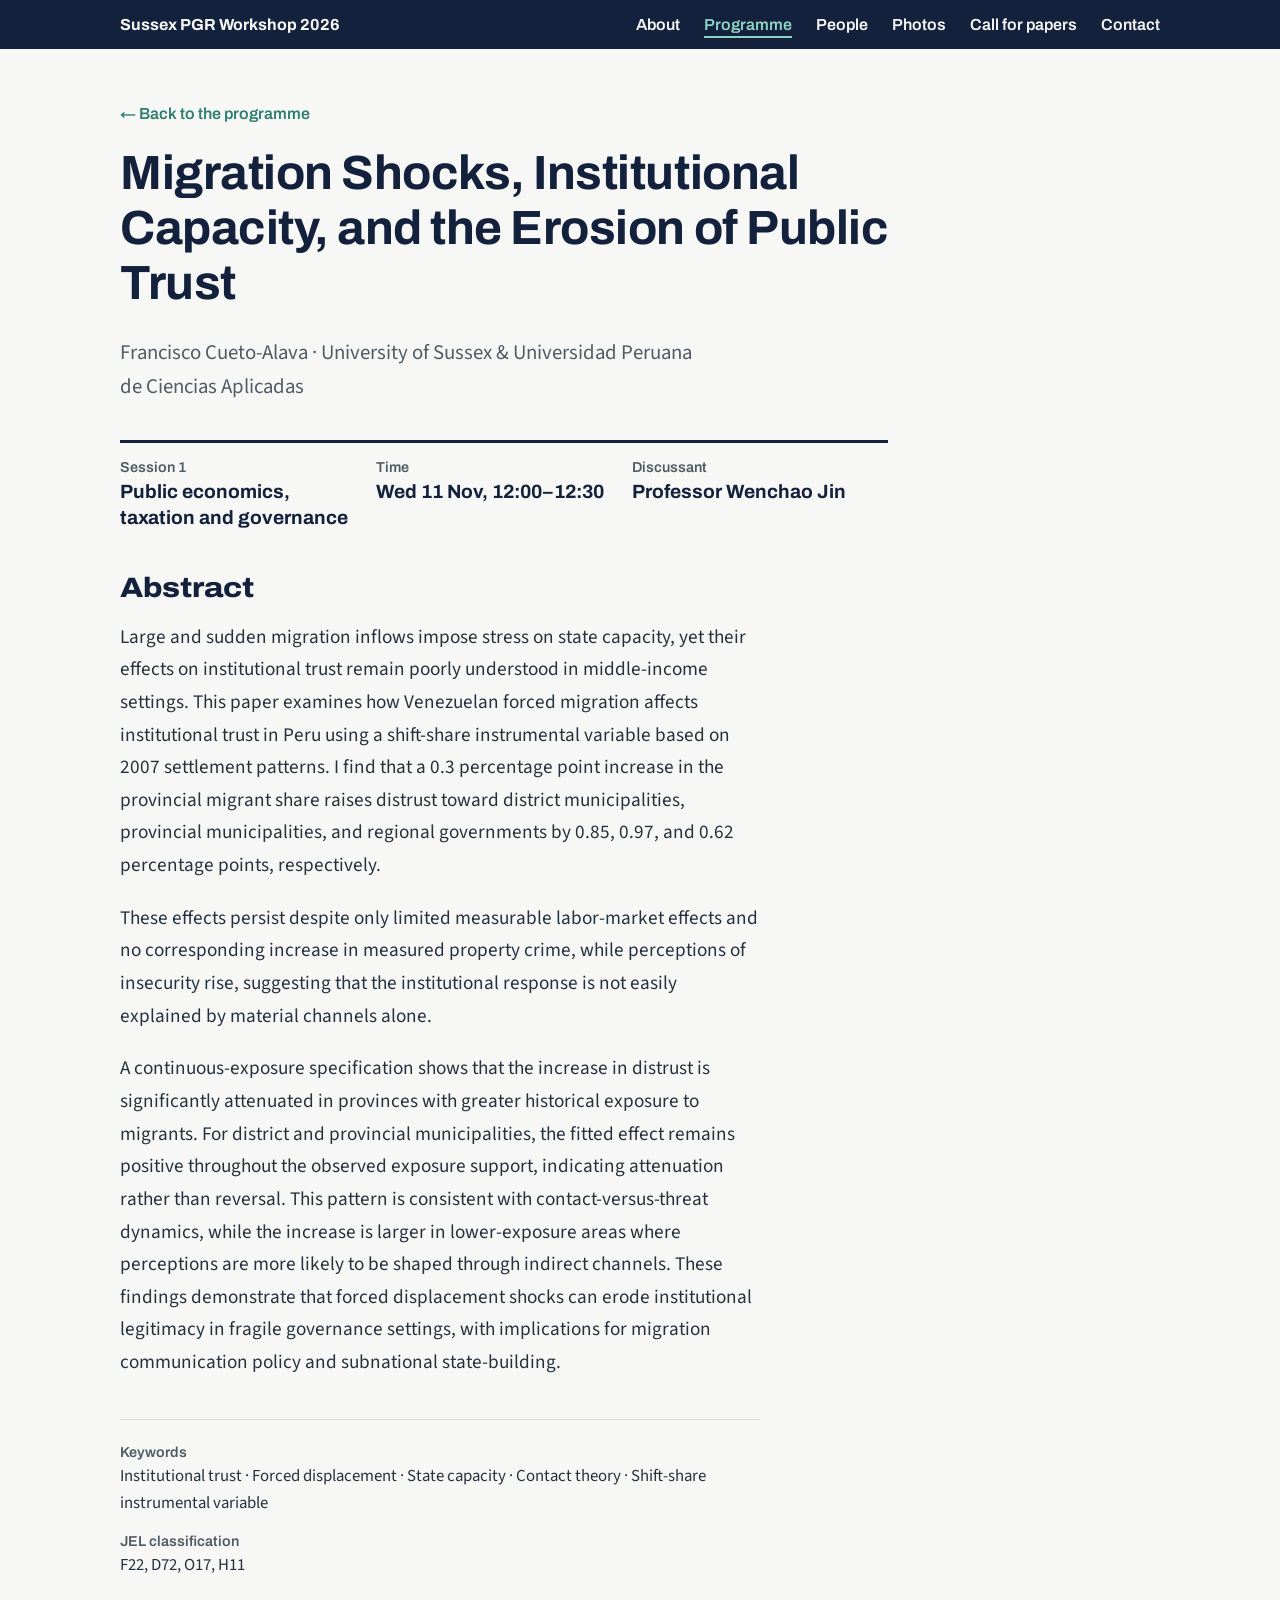
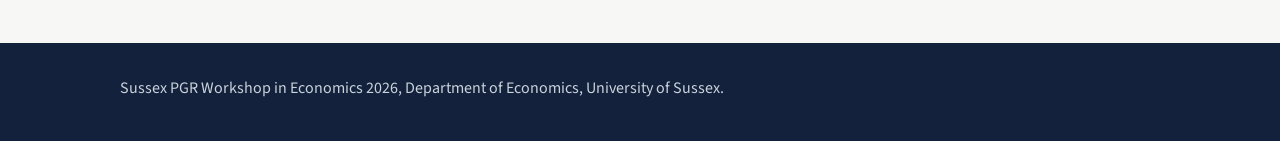
<file: abstracts/cueto-alava.html>
<!DOCTYPE html>
<html lang="en">
<head>
<meta charset="utf-8">
<meta name="viewport" content="width=device-width, initial-scale=1">
<title>Migration Shocks, Institutional Capacity, and the Erosion of Public Trust · Sussex PGR Workshop 2026</title>
<meta name="description" content="Abstract of the paper by Francisco Cueto-Alava, presented at the Sussex PGR Workshop in Economics 2026.">
<link rel="preconnect" href="https://fonts.googleapis.com">
<link rel="preconnect" href="https://fonts.gstatic.com" crossorigin>
<link href="https://fonts.googleapis.com/css2?family=Archivo:wdth,wght@100,600;100,700;112,800&family=Source+Sans+3:wght@400;600&display=swap" rel="stylesheet">
<link rel="stylesheet" href="../styles.css?v=9">
</head>
<body>

<header class="topbar">
<nav>
  <a class="brand" href="../index.html">Sussex PGR Workshop 2026</a>
  <ul>
    <li><a href="../index.html#about">About</a></li>
    <li><a href="../programme.html" aria-current="page">Programme</a></li>
    <li><a href="../people.html">People</a></li>
    <li><a href="../photos.html">Photos</a></li>
    <li><a href="../index.html#submit">Call for papers</a></li>
    <li><a href="../index.html#contact">Contact</a></li>
  </ul>
</nav>
</header>

<header class="hero paper-hero">
  <p class="back"><a href="../programme.html">← Back to the programme</a></p>
  <h1>Migration Shocks, Institutional Capacity, and the Erosion of Public Trust</h1>
  <p>Francisco Cueto-Alava · University of Sussex &amp; Universidad Peruana de Ciencias Aplicadas</p>
  <dl class="facts">
    <div><dt>Session 1</dt><dd>Public economics, taxation and governance</dd></div>
    <div><dt>Time</dt><dd>Wed 11 Nov, 12:00–12:30</dd></div>
    <div><dt>Discussant</dt><dd>Professor Wenchao Jin</dd></div>
  </dl>
</header>

<main>
  <section class="reading">
    <div class="text">
      <h2>Abstract</h2>
      <p>Large and sudden migration inflows impose stress on state capacity, yet their effects on institutional trust remain poorly understood in middle-income settings. This paper examines how Venezuelan forced migration affects institutional trust in Peru using a shift-share instrumental variable based on 2007 settlement patterns. I find that a 0.3 percentage point increase in the provincial migrant share raises distrust toward district municipalities, provincial municipalities, and regional governments by 0.85, 0.97, and 0.62 percentage points, respectively.</p>
      <p>These effects persist despite only limited measurable labor-market effects and no corresponding increase in measured property crime, while perceptions of insecurity rise, suggesting that the institutional response is not easily explained by material channels alone.</p>
      <p>A continuous-exposure specification shows that the increase in distrust is significantly attenuated in provinces with greater historical exposure to migrants. For district and provincial municipalities, the fitted effect remains positive throughout the observed exposure support, indicating attenuation rather than reversal. This pattern is consistent with contact-versus-threat dynamics, while the increase is larger in lower-exposure areas where perceptions are more likely to be shaped through indirect channels. These findings demonstrate that forced displacement shocks can erode institutional legitimacy in fragile governance settings, with implications for migration communication policy and subnational state-building.</p>
      <dl class="paper-meta">
        <div><dt>Keywords</dt><dd>Institutional trust · Forced displacement · State capacity · Contact theory · Shift-share instrumental variable</dd></div>
        <div><dt>JEL classification</dt><dd>F22, D72, O17, H11</dd></div>
      </dl>
    </div>
  </section>
</main>

<footer>
  <div>Sussex PGR Workshop in Economics 2026, Department of Economics, University of Sussex.</div>
</footer>

</body>
</html>
</file>
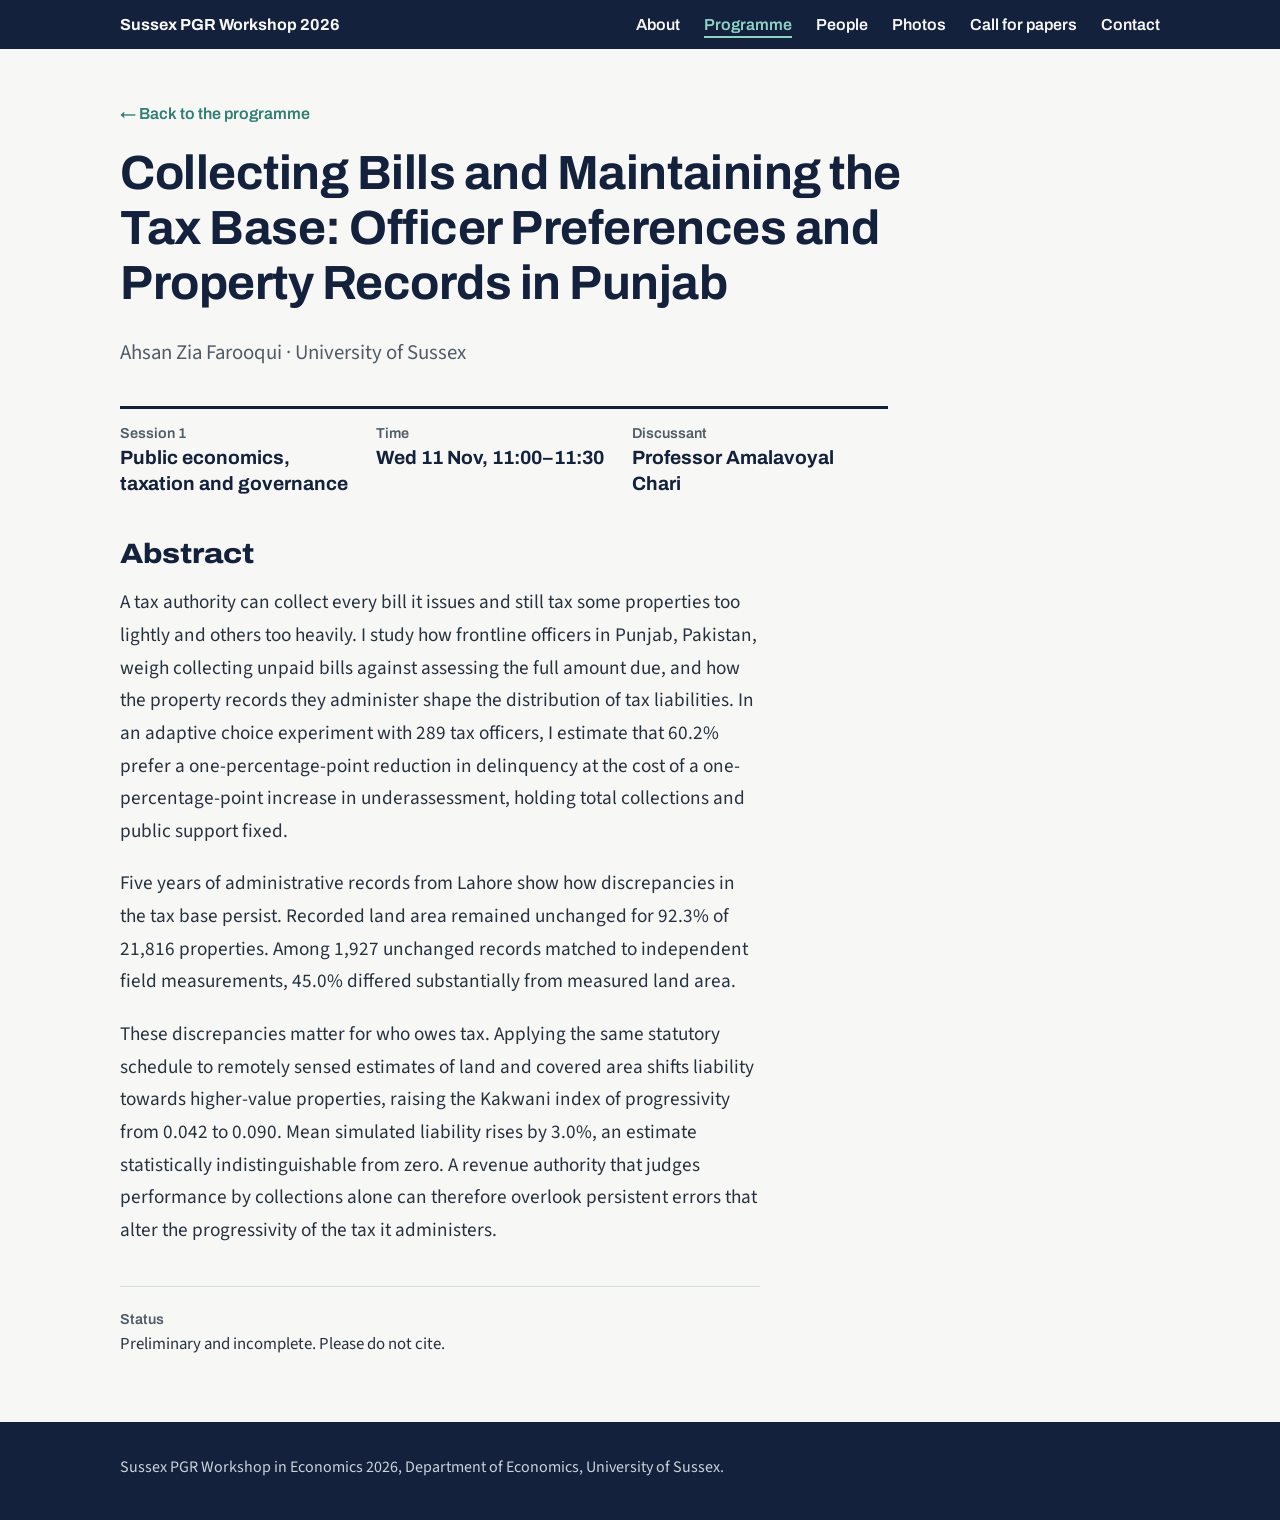
<file: abstracts/farooqui.html>
<!DOCTYPE html>
<html lang="en">
<head>
<meta charset="utf-8">
<meta name="viewport" content="width=device-width, initial-scale=1">
<title>Collecting Bills and Maintaining the Tax Base · Sussex PGR Workshop 2026</title>
<meta name="description" content="Abstract of the paper by Ahsan Zia Farooqui, presented at the Sussex PGR Workshop in Economics 2026.">
<link rel="preconnect" href="https://fonts.googleapis.com">
<link rel="preconnect" href="https://fonts.gstatic.com" crossorigin>
<link href="https://fonts.googleapis.com/css2?family=Archivo:wdth,wght@100,600;100,700;112,800&family=Source+Sans+3:wght@400;600&display=swap" rel="stylesheet">
<link rel="stylesheet" href="../styles.css?v=9">
</head>
<body>

<header class="topbar">
<nav>
  <a class="brand" href="../index.html">Sussex PGR Workshop 2026</a>
  <ul>
    <li><a href="../index.html#about">About</a></li>
    <li><a href="../programme.html" aria-current="page">Programme</a></li>
    <li><a href="../people.html">People</a></li>
    <li><a href="../photos.html">Photos</a></li>
    <li><a href="../index.html#submit">Call for papers</a></li>
    <li><a href="../index.html#contact">Contact</a></li>
  </ul>
</nav>
</header>

<header class="hero paper-hero">
  <p class="back"><a href="../programme.html">← Back to the programme</a></p>
  <h1>Collecting Bills and Maintaining the Tax Base: Officer Preferences and Property Records in Punjab</h1>
  <p>Ahsan Zia Farooqui · University of Sussex</p>
  <dl class="facts">
    <div><dt>Session 1</dt><dd>Public economics, taxation and governance</dd></div>
    <div><dt>Time</dt><dd>Wed 11 Nov, 11:00–11:30</dd></div>
    <div><dt>Discussant</dt><dd>Professor Amalavoyal Chari</dd></div>
  </dl>
</header>

<main>
  <section class="reading">
    <div class="text">
      <h2>Abstract</h2>
      <p>A tax authority can collect every bill it issues and still tax some properties too lightly and others too heavily. I study how frontline officers in Punjab, Pakistan, weigh collecting unpaid bills against assessing the full amount due, and how the property records they administer shape the distribution of tax liabilities. In an adaptive choice experiment with 289 tax officers, I estimate that 60.2% prefer a one-percentage-point reduction in delinquency at the cost of a one-percentage-point increase in underassessment, holding total collections and public support fixed.</p>
      <p>Five years of administrative records from Lahore show how discrepancies in the tax base persist. Recorded land area remained unchanged for 92.3% of 21,816 properties. Among 1,927 unchanged records matched to independent field measurements, 45.0% differed substantially from measured land area.</p>
      <p>These discrepancies matter for who owes tax. Applying the same statutory schedule to remotely sensed estimates of land and covered area shifts liability towards higher-value properties, raising the Kakwani index of progressivity from 0.042 to 0.090. Mean simulated liability rises by 3.0%, an estimate statistically indistinguishable from zero. A revenue authority that judges performance by collections alone can therefore overlook persistent errors that alter the progressivity of the tax it administers.</p>
      <dl class="paper-meta">
        <div><dt>Status</dt><dd>Preliminary and incomplete. Please do not cite.</dd></div>
      </dl>
    </div>
  </section>
</main>

<footer>
  <div>Sussex PGR Workshop in Economics 2026, Department of Economics, University of Sussex.</div>
</footer>

</body>
</html>
</file>
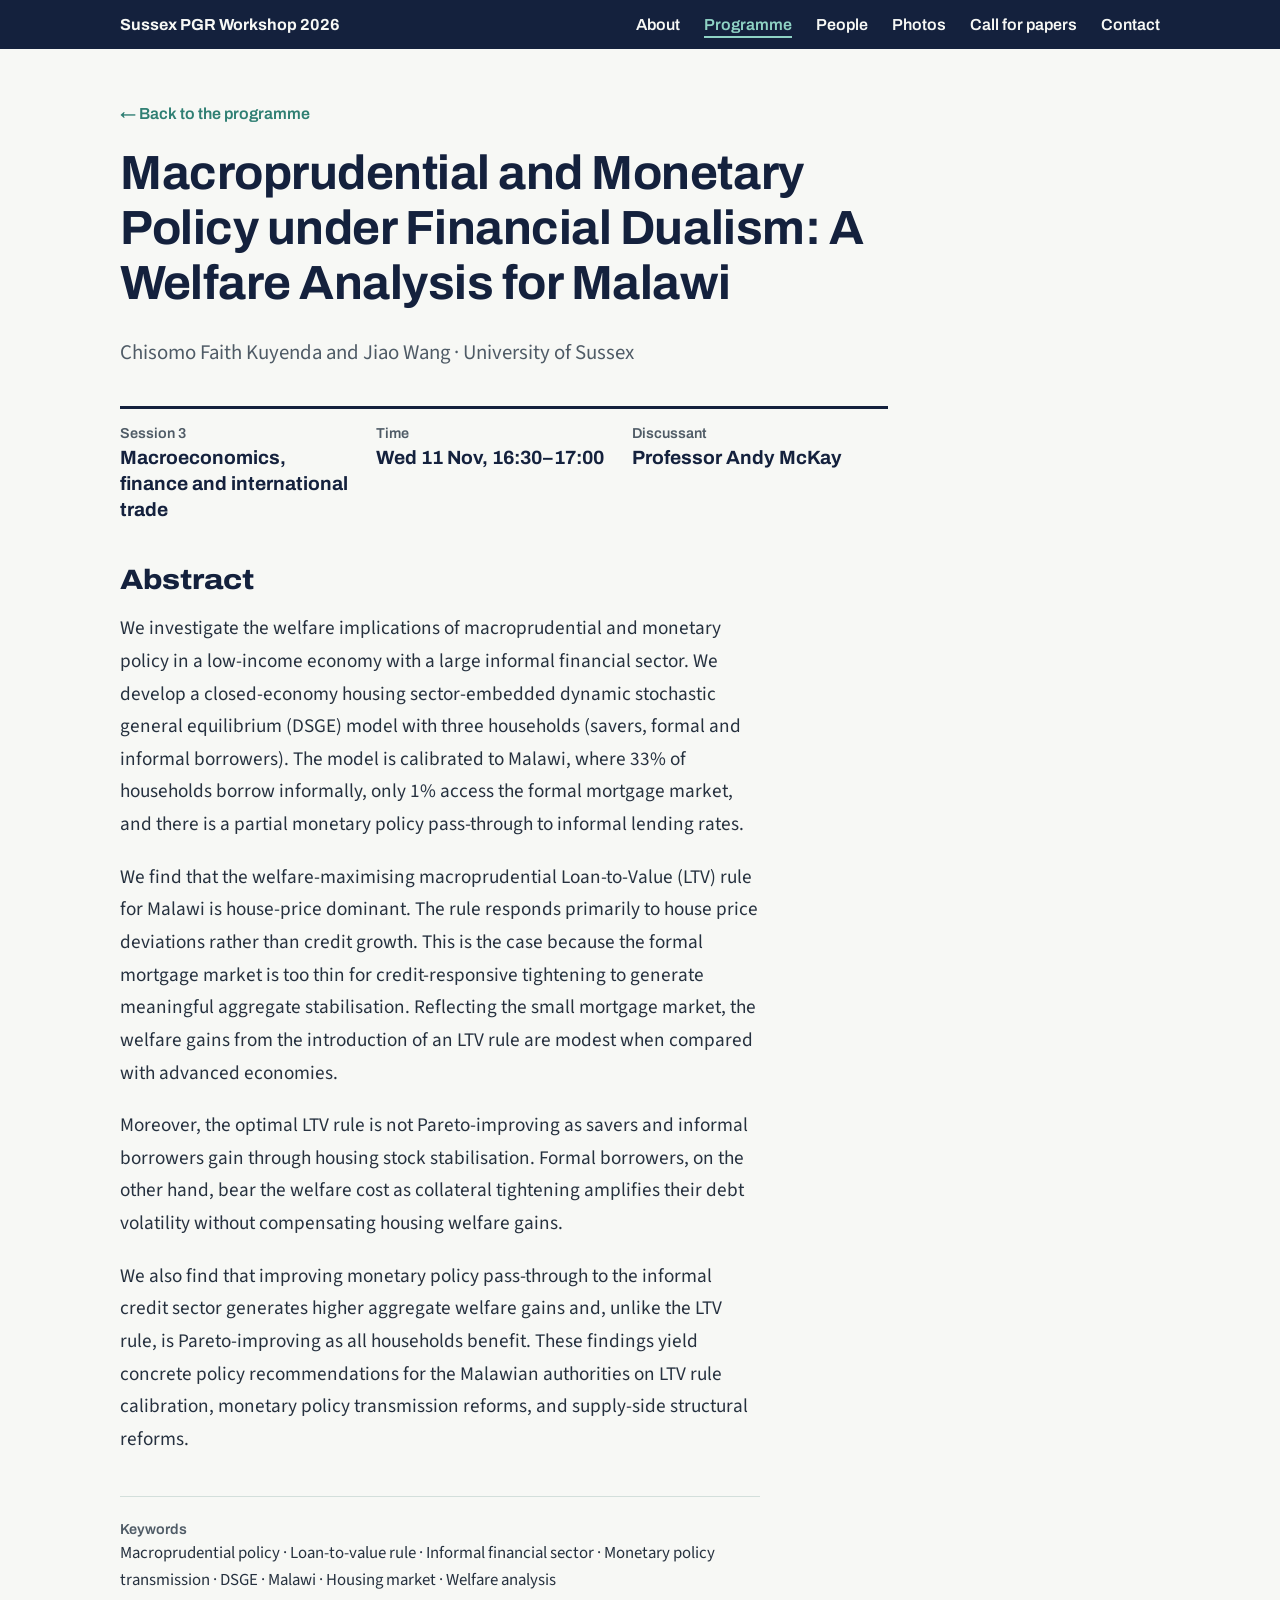
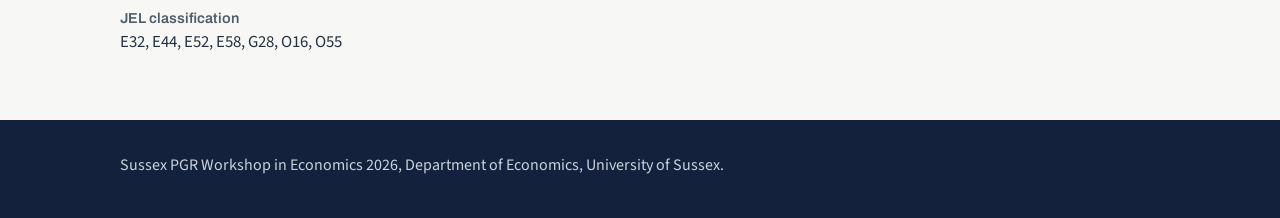
<file: abstracts/kuyenda.html>
<!DOCTYPE html>
<html lang="en">
<head>
<meta charset="utf-8">
<meta name="viewport" content="width=device-width, initial-scale=1">
<title>Macroprudential and Monetary Policy under Financial Dualism · Sussex PGR Workshop 2026</title>
<meta name="description" content="Abstract of the paper by Chisomo Faith Kuyenda and Jiao Wang, presented at the Sussex PGR Workshop in Economics 2026.">
<link rel="preconnect" href="https://fonts.googleapis.com">
<link rel="preconnect" href="https://fonts.gstatic.com" crossorigin>
<link href="https://fonts.googleapis.com/css2?family=Archivo:wdth,wght@100,600;100,700;112,800&family=Source+Sans+3:wght@400;600&display=swap" rel="stylesheet">
<link rel="stylesheet" href="../styles.css?v=9">
</head>
<body>

<header class="topbar">
<nav>
  <a class="brand" href="../index.html">Sussex PGR Workshop 2026</a>
  <ul>
    <li><a href="../index.html#about">About</a></li>
    <li><a href="../programme.html" aria-current="page">Programme</a></li>
    <li><a href="../people.html">People</a></li>
    <li><a href="../photos.html">Photos</a></li>
    <li><a href="../index.html#submit">Call for papers</a></li>
    <li><a href="../index.html#contact">Contact</a></li>
  </ul>
</nav>
</header>

<header class="hero paper-hero">
  <p class="back"><a href="../programme.html">← Back to the programme</a></p>
  <h1>Macroprudential and Monetary Policy under Financial Dualism: A Welfare Analysis for Malawi</h1>
  <p>Chisomo Faith Kuyenda and Jiao Wang · University of Sussex</p>
  <dl class="facts">
    <div><dt>Session 3</dt><dd>Macroeconomics, finance and international trade</dd></div>
    <div><dt>Time</dt><dd>Wed 11 Nov, 16:30–17:00</dd></div>
    <div><dt>Discussant</dt><dd>Professor Andy McKay</dd></div>
  </dl>
</header>

<main>
  <section class="reading">
    <div class="text">
      <h2>Abstract</h2>
      <p>We investigate the welfare implications of macroprudential and monetary policy in a low-income economy with a large informal financial sector. We develop a closed-economy housing sector-embedded dynamic stochastic general equilibrium (DSGE) model with three households (savers, formal and informal borrowers). The model is calibrated to Malawi, where 33% of households borrow informally, only 1% access the formal mortgage market, and there is a partial monetary policy pass-through to informal lending rates.</p>
      <p>We find that the welfare-maximising macroprudential Loan-to-Value (LTV) rule for Malawi is house-price dominant. The rule responds primarily to house price deviations rather than credit growth. This is the case because the formal mortgage market is too thin for credit-responsive tightening to generate meaningful aggregate stabilisation. Reflecting the small mortgage market, the welfare gains from the introduction of an LTV rule are modest when compared with advanced economies.</p>
      <p>Moreover, the optimal LTV rule is not Pareto-improving as savers and informal borrowers gain through housing stock stabilisation. Formal borrowers, on the other hand, bear the welfare cost as collateral tightening amplifies their debt volatility without compensating housing welfare gains.</p>
      <p>We also find that improving monetary policy pass-through to the informal credit sector generates higher aggregate welfare gains and, unlike the LTV rule, is Pareto-improving as all households benefit. These findings yield concrete policy recommendations for the Malawian authorities on LTV rule calibration, monetary policy transmission reforms, and supply-side structural reforms.</p>
      <dl class="paper-meta">
        <div><dt>Keywords</dt><dd>Macroprudential policy · Loan-to-value rule · Informal financial sector · Monetary policy transmission · DSGE · Malawi · Housing market · Welfare analysis</dd></div>
        <div><dt>JEL classification</dt><dd>E32, E44, E52, E58, G28, O16, O55</dd></div>
      </dl>
    </div>
  </section>
</main>

<footer>
  <div>Sussex PGR Workshop in Economics 2026, Department of Economics, University of Sussex.</div>
</footer>

</body>
</html>
</file>
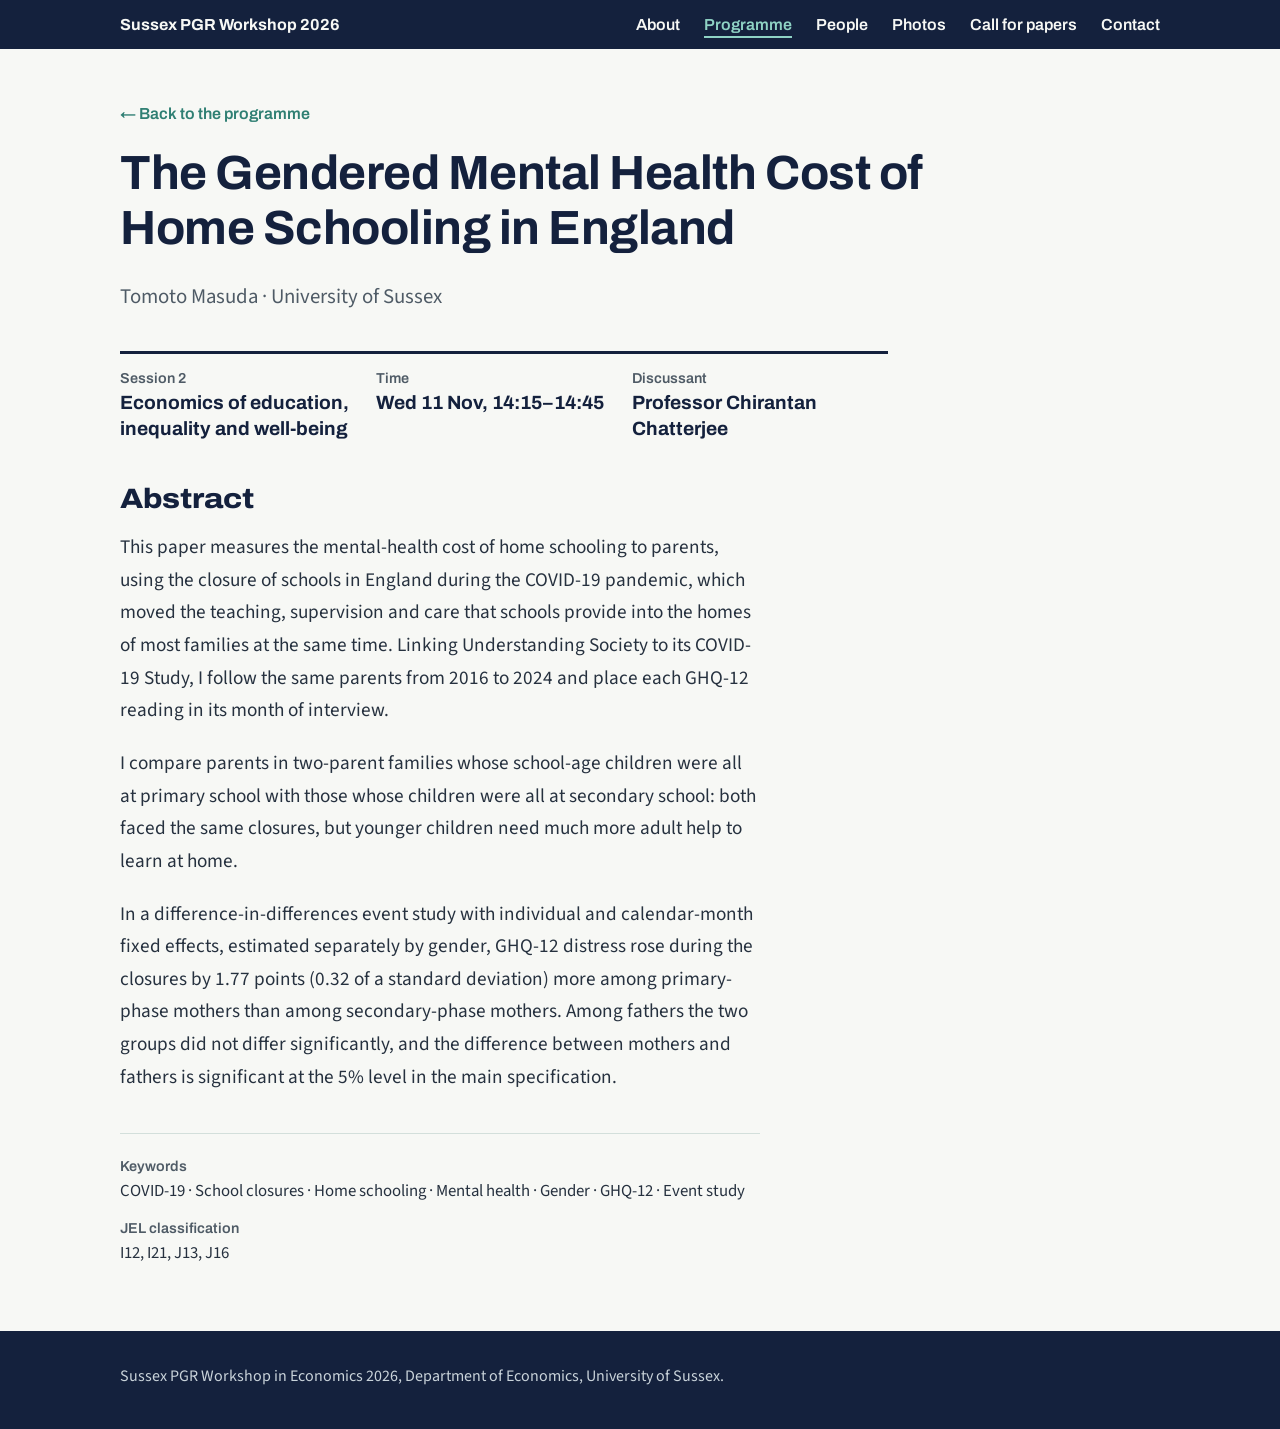
<file: abstracts/masuda.html>
<!DOCTYPE html>
<html lang="en">
<head>
<meta charset="utf-8">
<meta name="viewport" content="width=device-width, initial-scale=1">
<title>The Gendered Mental Health Cost of Home Schooling in England · Sussex PGR Workshop 2026</title>
<meta name="description" content="Abstract of the paper by Tomoto Masuda, presented at the Sussex PGR Workshop in Economics 2026.">
<link rel="preconnect" href="https://fonts.googleapis.com">
<link rel="preconnect" href="https://fonts.gstatic.com" crossorigin>
<link href="https://fonts.googleapis.com/css2?family=Archivo:wdth,wght@100,600;100,700;112,800&family=Source+Sans+3:wght@400;600&display=swap" rel="stylesheet">
<link rel="stylesheet" href="../styles.css?v=9">
</head>
<body>

<header class="topbar">
<nav>
  <a class="brand" href="../index.html">Sussex PGR Workshop 2026</a>
  <ul>
    <li><a href="../index.html#about">About</a></li>
    <li><a href="../programme.html" aria-current="page">Programme</a></li>
    <li><a href="../people.html">People</a></li>
    <li><a href="../photos.html">Photos</a></li>
    <li><a href="../index.html#submit">Call for papers</a></li>
    <li><a href="../index.html#contact">Contact</a></li>
  </ul>
</nav>
</header>

<header class="hero paper-hero">
  <p class="back"><a href="../programme.html">← Back to the programme</a></p>
  <h1>The Gendered Mental Health Cost of Home Schooling in England</h1>
  <p>Tomoto Masuda · University of Sussex</p>
  <dl class="facts">
    <div><dt>Session 2</dt><dd>Economics of education, inequality and well-being</dd></div>
    <div><dt>Time</dt><dd>Wed 11 Nov, 14:15–14:45</dd></div>
    <div><dt>Discussant</dt><dd>Professor Chirantan Chatterjee</dd></div>
  </dl>
</header>

<main>
  <section class="reading">
    <div class="text">
      <h2>Abstract</h2>
      <p>This paper measures the mental-health cost of home schooling to parents, using the closure of schools in England during the COVID-19 pandemic, which moved the teaching, supervision and care that schools provide into the homes of most families at the same time. Linking Understanding Society to its COVID-19 Study, I follow the same parents from 2016 to 2024 and place each GHQ-12 reading in its month of interview.</p>
      <p>I compare parents in two-parent families whose school-age children were all at primary school with those whose children were all at secondary school: both faced the same closures, but younger children need much more adult help to learn at home.</p>
      <p>In a difference-in-differences event study with individual and calendar-month fixed effects, estimated separately by gender, GHQ-12 distress rose during the closures by 1.77 points (0.32 of a standard deviation) more among primary-phase mothers than among secondary-phase mothers. Among fathers the two groups did not differ significantly, and the difference between mothers and fathers is significant at the 5% level in the main specification.</p>
      <dl class="paper-meta">
        <div><dt>Keywords</dt><dd>COVID-19 · School closures · Home schooling · Mental health · Gender · GHQ-12 · Event study</dd></div>
        <div><dt>JEL classification</dt><dd>I12, I21, J13, J16</dd></div>
      </dl>
    </div>
  </section>
</main>

<footer>
  <div>Sussex PGR Workshop in Economics 2026, Department of Economics, University of Sussex.</div>
</footer>

</body>
</html>
</file>
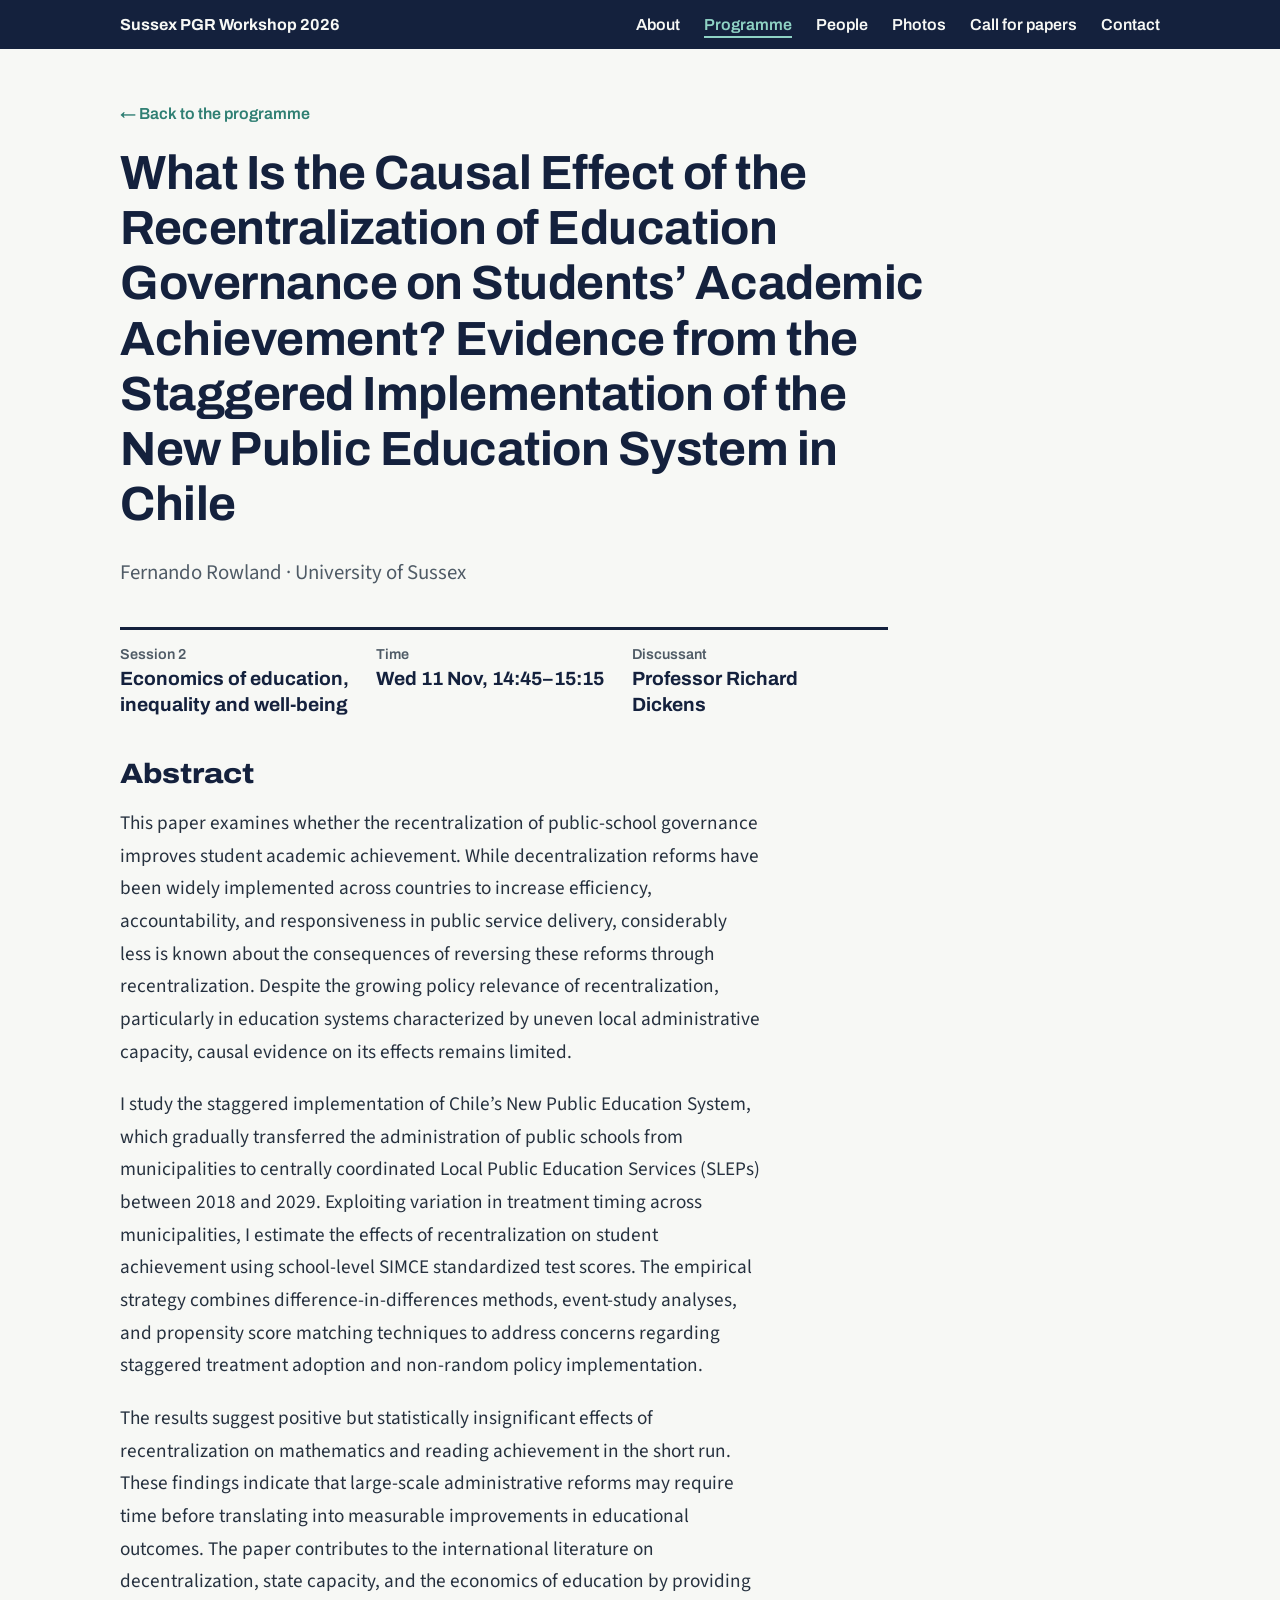
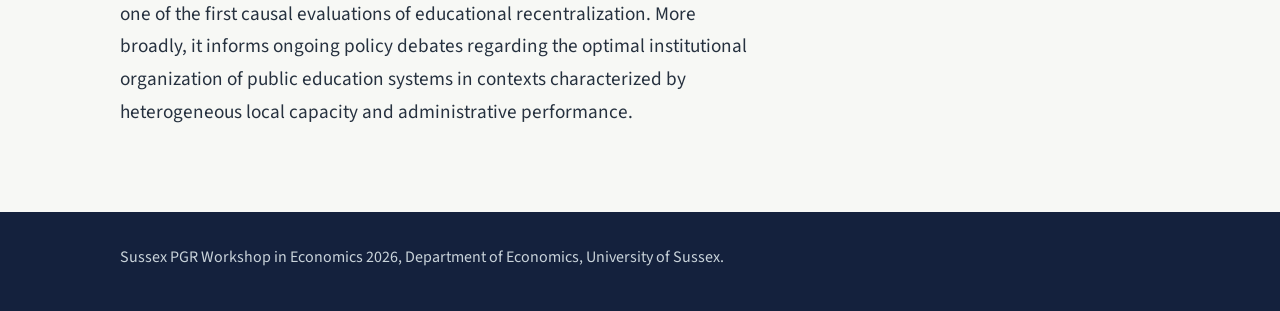
<file: abstracts/rowland.html>
<!DOCTYPE html>
<html lang="en">
<head>
<meta charset="utf-8">
<meta name="viewport" content="width=device-width, initial-scale=1">
<title>What Is the Causal Effect of the Recentralization of Education Governance on Students’ Academic Achievement? · Sussex PGR Workshop 2026</title>
<meta name="description" content="Abstract of the paper by Fernando Rowland, presented at the Sussex PGR Workshop in Economics 2026.">
<link rel="preconnect" href="https://fonts.googleapis.com">
<link rel="preconnect" href="https://fonts.gstatic.com" crossorigin>
<link href="https://fonts.googleapis.com/css2?family=Archivo:wdth,wght@100,600;100,700;112,800&family=Source+Sans+3:wght@400;600&display=swap" rel="stylesheet">
<link rel="stylesheet" href="../styles.css?v=9">
</head>
<body>

<header class="topbar">
<nav>
  <a class="brand" href="../index.html">Sussex PGR Workshop 2026</a>
  <ul>
    <li><a href="../index.html#about">About</a></li>
    <li><a href="../programme.html" aria-current="page">Programme</a></li>
    <li><a href="../people.html">People</a></li>
    <li><a href="../photos.html">Photos</a></li>
    <li><a href="../index.html#submit">Call for papers</a></li>
    <li><a href="../index.html#contact">Contact</a></li>
  </ul>
</nav>
</header>

<header class="hero paper-hero">
  <p class="back"><a href="../programme.html">← Back to the programme</a></p>
  <h1>What Is the Causal Effect of the Recentralization of Education Governance on Students’ Academic Achievement? Evidence from the Staggered Implementation of the New Public Education System in Chile</h1>
  <p>Fernando Rowland · University of Sussex</p>
  <dl class="facts">
    <div><dt>Session 2</dt><dd>Economics of education, inequality and well-being</dd></div>
    <div><dt>Time</dt><dd>Wed 11 Nov, 14:45–15:15</dd></div>
    <div><dt>Discussant</dt><dd>Professor Richard Dickens</dd></div>
  </dl>
</header>

<main>
  <section class="reading">
    <div class="text">
      <h2>Abstract</h2>
      <p>This paper examines whether the recentralization of public-school governance improves student academic achievement. While decentralization reforms have been widely implemented across countries to increase efficiency, accountability, and responsiveness in public service delivery, considerably less is known about the consequences of reversing these reforms through recentralization. Despite the growing policy relevance of recentralization, particularly in education systems characterized by uneven local administrative capacity, causal evidence on its effects remains limited.</p>
      <p>I study the staggered implementation of Chile’s New Public Education System, which gradually transferred the administration of public schools from municipalities to centrally coordinated Local Public Education Services (SLEPs) between 2018 and 2029. Exploiting variation in treatment timing across municipalities, I estimate the effects of recentralization on student achievement using school-level SIMCE standardized test scores. The empirical strategy combines difference-in-differences methods, event-study analyses, and propensity score matching techniques to address concerns regarding staggered treatment adoption and non-random policy implementation.</p>
      <p>The results suggest positive but statistically insignificant effects of recentralization on mathematics and reading achievement in the short run. These findings indicate that large-scale administrative reforms may require time before translating into measurable improvements in educational outcomes. The paper contributes to the international literature on decentralization, state capacity, and the economics of education by providing one of the first causal evaluations of educational recentralization. More broadly, it informs ongoing policy debates regarding the optimal institutional organization of public education systems in contexts characterized by heterogeneous local capacity and administrative performance.</p>
    </div>
  </section>
</main>

<footer>
  <div>Sussex PGR Workshop in Economics 2026, Department of Economics, University of Sussex.</div>
</footer>

</body>
</html>
</file>
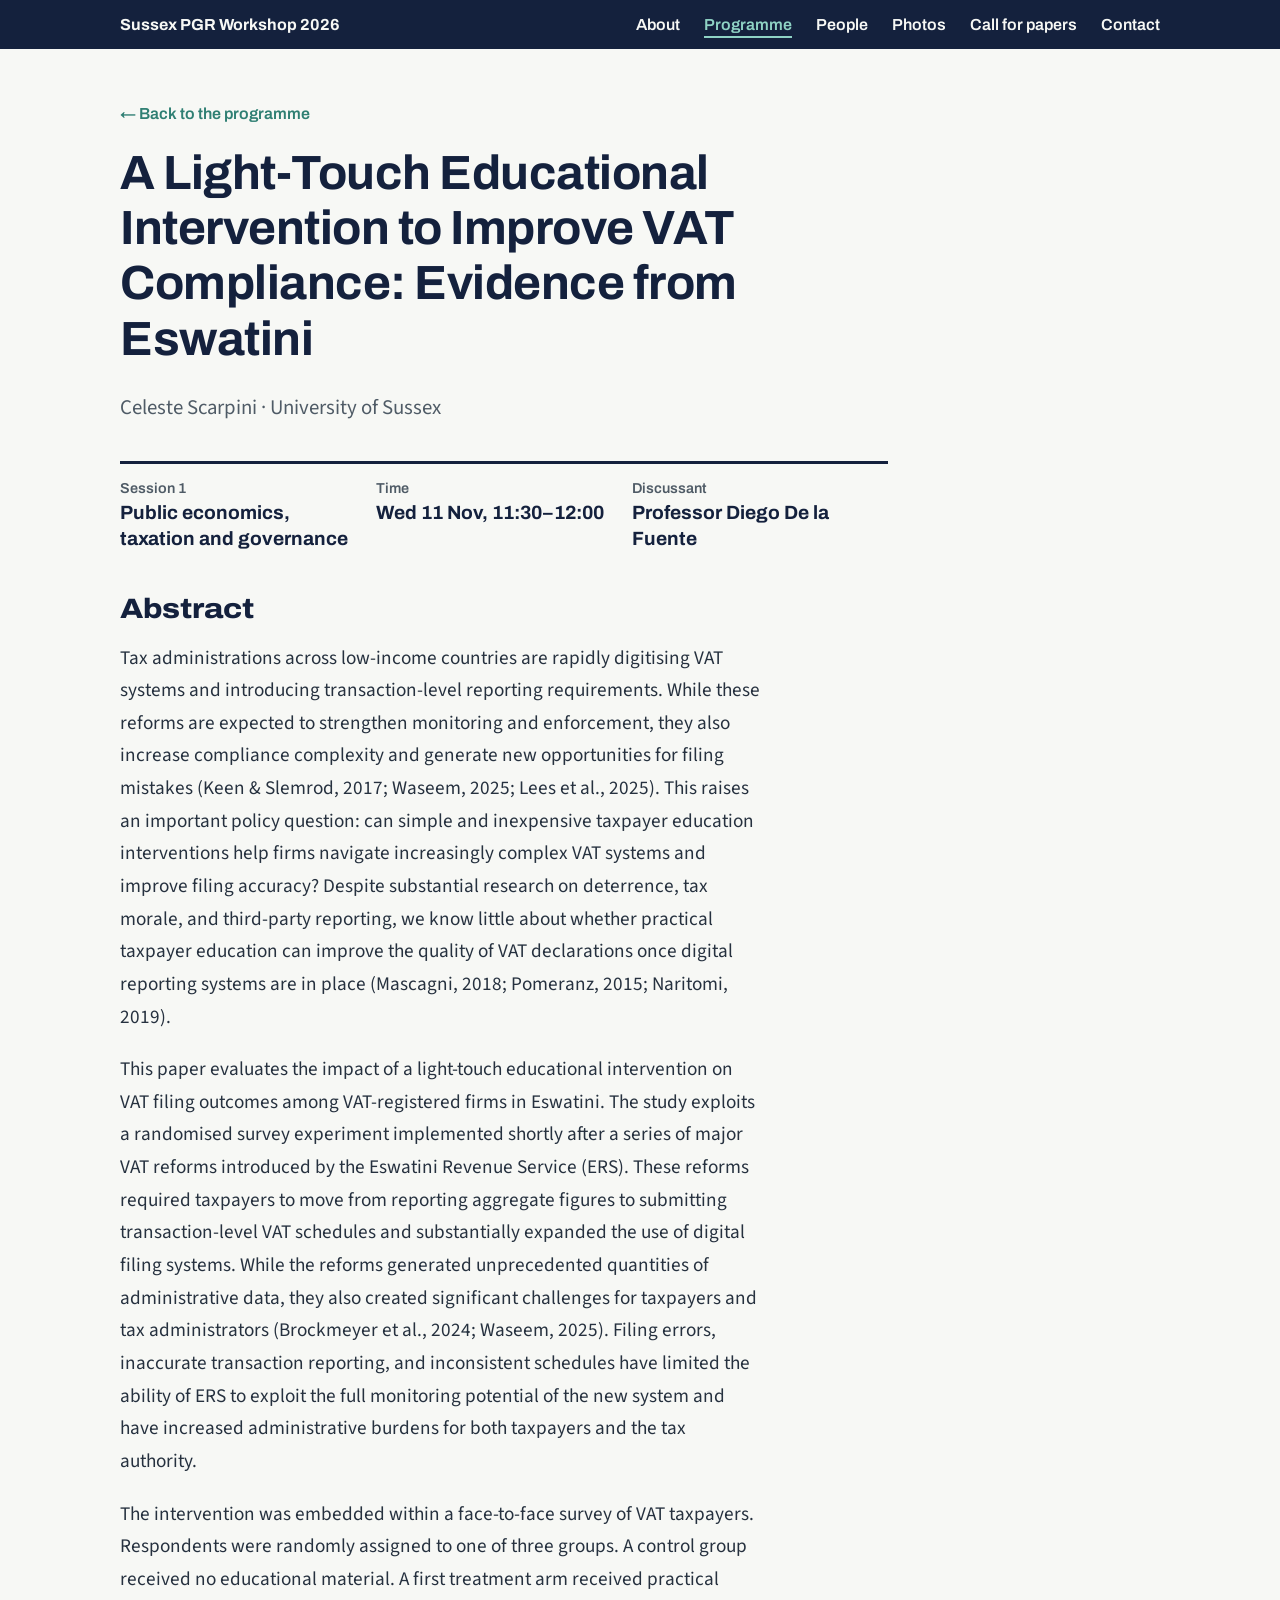
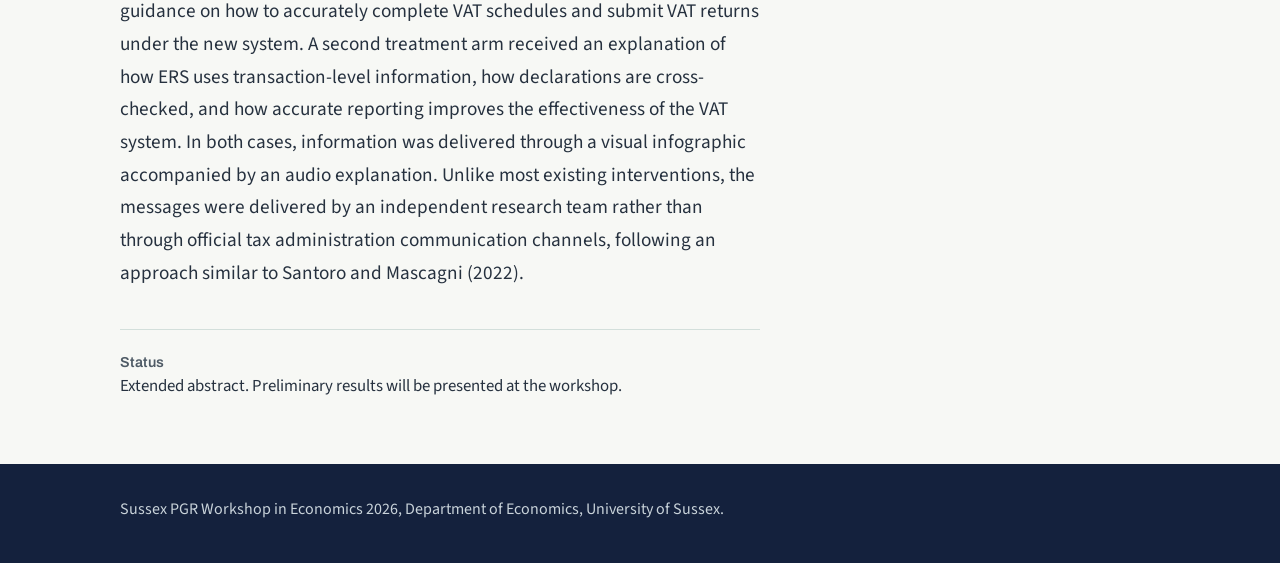
<file: abstracts/scarpini.html>
<!DOCTYPE html>
<html lang="en">
<head>
<meta charset="utf-8">
<meta name="viewport" content="width=device-width, initial-scale=1">
<title>A Light-Touch Educational Intervention to Improve VAT Compliance · Sussex PGR Workshop 2026</title>
<meta name="description" content="Abstract of the paper by Celeste Scarpini, presented at the Sussex PGR Workshop in Economics 2026.">
<link rel="preconnect" href="https://fonts.googleapis.com">
<link rel="preconnect" href="https://fonts.gstatic.com" crossorigin>
<link href="https://fonts.googleapis.com/css2?family=Archivo:wdth,wght@100,600;100,700;112,800&family=Source+Sans+3:wght@400;600&display=swap" rel="stylesheet">
<link rel="stylesheet" href="../styles.css?v=9">
</head>
<body>

<header class="topbar">
<nav>
  <a class="brand" href="../index.html">Sussex PGR Workshop 2026</a>
  <ul>
    <li><a href="../index.html#about">About</a></li>
    <li><a href="../programme.html" aria-current="page">Programme</a></li>
    <li><a href="../people.html">People</a></li>
    <li><a href="../photos.html">Photos</a></li>
    <li><a href="../index.html#submit">Call for papers</a></li>
    <li><a href="../index.html#contact">Contact</a></li>
  </ul>
</nav>
</header>

<header class="hero paper-hero">
  <p class="back"><a href="../programme.html">← Back to the programme</a></p>
  <h1>A Light-Touch Educational Intervention to Improve VAT Compliance: Evidence from Eswatini</h1>
  <p>Celeste Scarpini · University of Sussex</p>
  <dl class="facts">
    <div><dt>Session 1</dt><dd>Public economics, taxation and governance</dd></div>
    <div><dt>Time</dt><dd>Wed 11 Nov, 11:30–12:00</dd></div>
    <div><dt>Discussant</dt><dd>Professor Diego De la Fuente</dd></div>
  </dl>
</header>

<main>
  <section class="reading">
    <div class="text">
      <h2>Abstract</h2>
      <p>Tax administrations across low-income countries are rapidly digitising VAT systems and introducing transaction-level reporting requirements. While these reforms are expected to strengthen monitoring and enforcement, they also increase compliance complexity and generate new opportunities for filing mistakes (Keen &amp; Slemrod, 2017; Waseem, 2025; Lees et al., 2025). This raises an important policy question: can simple and inexpensive taxpayer education interventions help firms navigate increasingly complex VAT systems and improve filing accuracy? Despite substantial research on deterrence, tax morale, and third-party reporting, we know little about whether practical taxpayer education can improve the quality of VAT declarations once digital reporting systems are in place (Mascagni, 2018; Pomeranz, 2015; Naritomi, 2019).</p>
      <p>This paper evaluates the impact of a light-touch educational intervention on VAT filing outcomes among VAT-registered firms in Eswatini. The study exploits a randomised survey experiment implemented shortly after a series of major VAT reforms introduced by the Eswatini Revenue Service (ERS). These reforms required taxpayers to move from reporting aggregate figures to submitting transaction-level VAT schedules and substantially expanded the use of digital filing systems. While the reforms generated unprecedented quantities of administrative data, they also created significant challenges for taxpayers and tax administrators (Brockmeyer et al., 2024; Waseem, 2025). Filing errors, inaccurate transaction reporting, and inconsistent schedules have limited the ability of ERS to exploit the full monitoring potential of the new system and have increased administrative burdens for both taxpayers and the tax authority.</p>
      <p>The intervention was embedded within a face-to-face survey of VAT taxpayers. Respondents were randomly assigned to one of three groups. A control group received no educational material. A first treatment arm received practical guidance on how to accurately complete VAT schedules and submit VAT returns under the new system. A second treatment arm received an explanation of how ERS uses transaction-level information, how declarations are cross-checked, and how accurate reporting improves the effectiveness of the VAT system. In both cases, information was delivered through a visual infographic accompanied by an audio explanation. Unlike most existing interventions, the messages were delivered by an independent research team rather than through official tax administration communication channels, following an approach similar to Santoro and Mascagni (2022).</p>
      <dl class="paper-meta">
        <div><dt>Status</dt><dd>Extended abstract. Preliminary results will be presented at the workshop.</dd></div>
      </dl>
    </div>
  </section>
</main>

<footer>
  <div>Sussex PGR Workshop in Economics 2026, Department of Economics, University of Sussex.</div>
</footer>

</body>
</html>
</file>
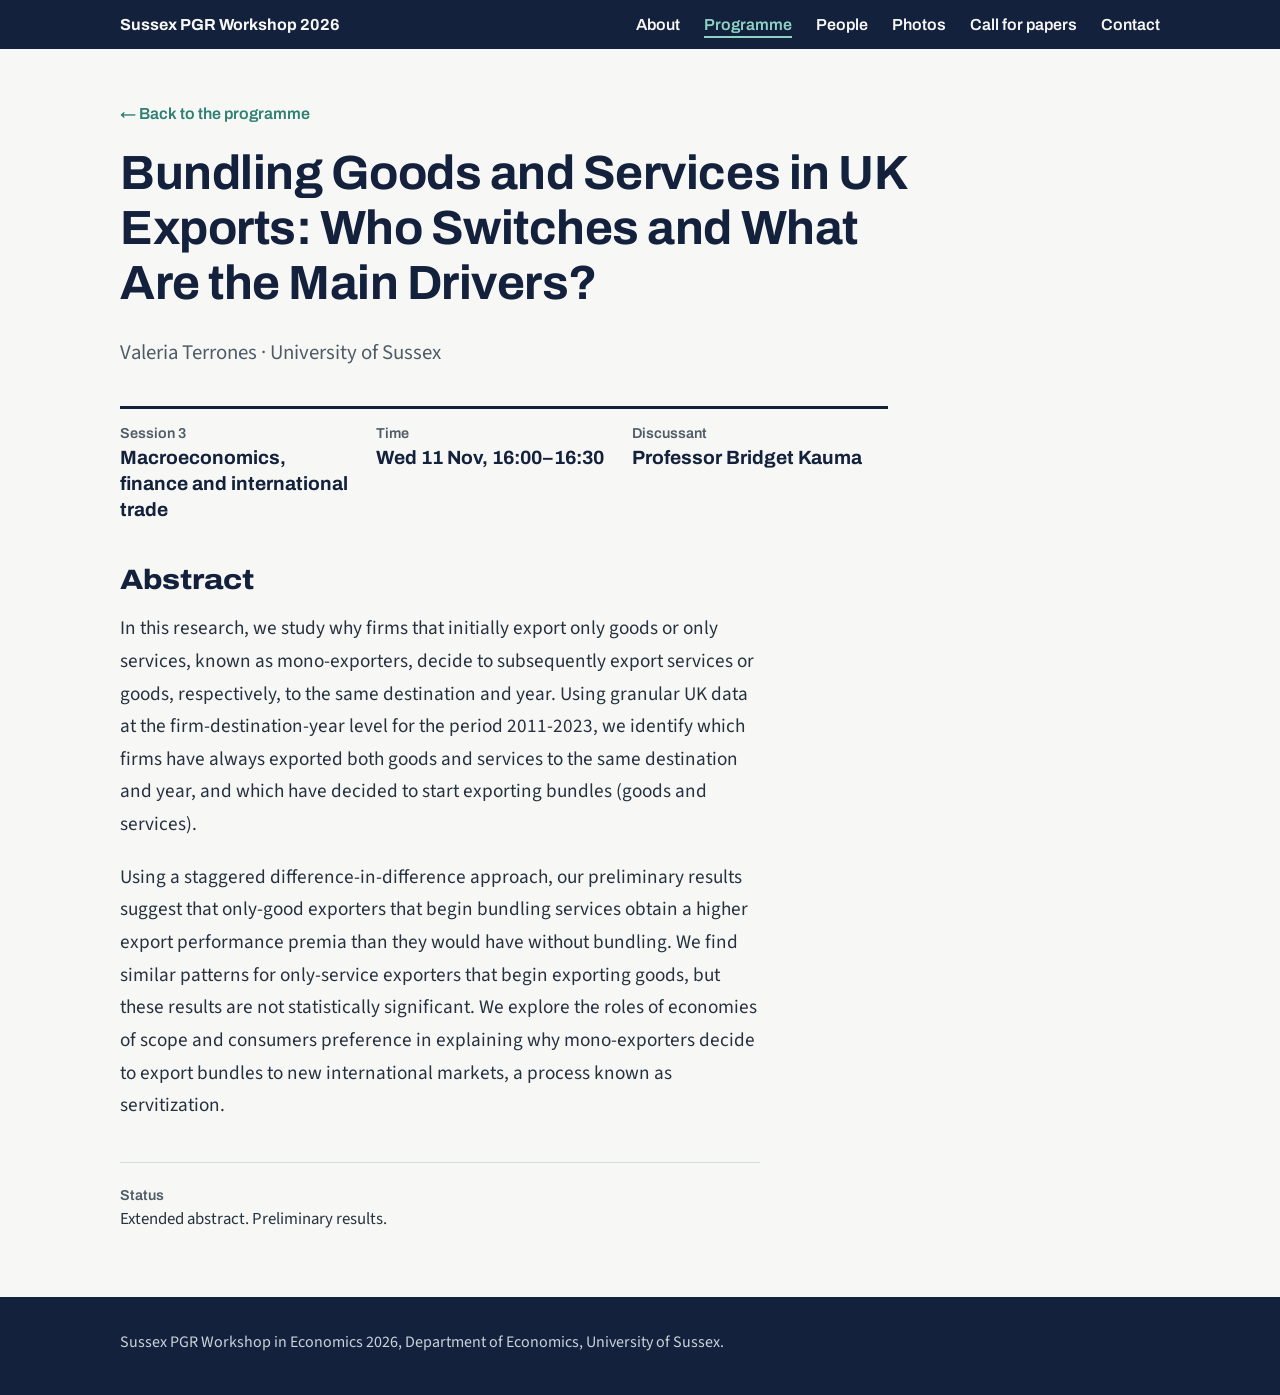
<file: abstracts/terrones.html>
<!DOCTYPE html>
<html lang="en">
<head>
<meta charset="utf-8">
<meta name="viewport" content="width=device-width, initial-scale=1">
<title>Bundling Goods and Services in UK Exports · Sussex PGR Workshop 2026</title>
<meta name="description" content="Abstract of the paper by Valeria Terrones, presented at the Sussex PGR Workshop in Economics 2026.">
<link rel="preconnect" href="https://fonts.googleapis.com">
<link rel="preconnect" href="https://fonts.gstatic.com" crossorigin>
<link href="https://fonts.googleapis.com/css2?family=Archivo:wdth,wght@100,600;100,700;112,800&family=Source+Sans+3:wght@400;600&display=swap" rel="stylesheet">
<link rel="stylesheet" href="../styles.css?v=9">
</head>
<body>

<header class="topbar">
<nav>
  <a class="brand" href="../index.html">Sussex PGR Workshop 2026</a>
  <ul>
    <li><a href="../index.html#about">About</a></li>
    <li><a href="../programme.html" aria-current="page">Programme</a></li>
    <li><a href="../people.html">People</a></li>
    <li><a href="../photos.html">Photos</a></li>
    <li><a href="../index.html#submit">Call for papers</a></li>
    <li><a href="../index.html#contact">Contact</a></li>
  </ul>
</nav>
</header>

<header class="hero paper-hero">
  <p class="back"><a href="../programme.html">← Back to the programme</a></p>
  <h1>Bundling Goods and Services in UK Exports: Who Switches and What Are the Main Drivers?</h1>
  <p>Valeria Terrones · University of Sussex</p>
  <dl class="facts">
    <div><dt>Session 3</dt><dd>Macroeconomics, finance and international trade</dd></div>
    <div><dt>Time</dt><dd>Wed 11 Nov, 16:00–16:30</dd></div>
    <div><dt>Discussant</dt><dd>Professor Bridget Kauma</dd></div>
  </dl>
</header>

<main>
  <section class="reading">
    <div class="text">
      <h2>Abstract</h2>
      <p>In this research, we study why firms that initially export only goods or only services, known as mono-exporters, decide to subsequently export services or goods, respectively, to the same destination and year. Using granular UK data at the firm-destination-year level for the period 2011-2023, we identify which firms have always exported both goods and services to the same destination and year, and which have decided to start exporting bundles (goods and services).</p>
      <p>Using a staggered difference-in-difference approach, our preliminary results suggest that only-good exporters that begin bundling services obtain a higher export performance premia than they would have without bundling. We find similar patterns for only-service exporters that begin exporting goods, but these results are not statistically significant. We explore the roles of economies of scope and consumers preference in explaining why mono-exporters decide to export bundles to new international markets, a process known as servitization.</p>
      <dl class="paper-meta">
        <div><dt>Status</dt><dd>Extended abstract. Preliminary results.</dd></div>
      </dl>
    </div>
  </section>
</main>

<footer>
  <div>Sussex PGR Workshop in Economics 2026, Department of Economics, University of Sussex.</div>
</footer>

</body>
</html>
</file>
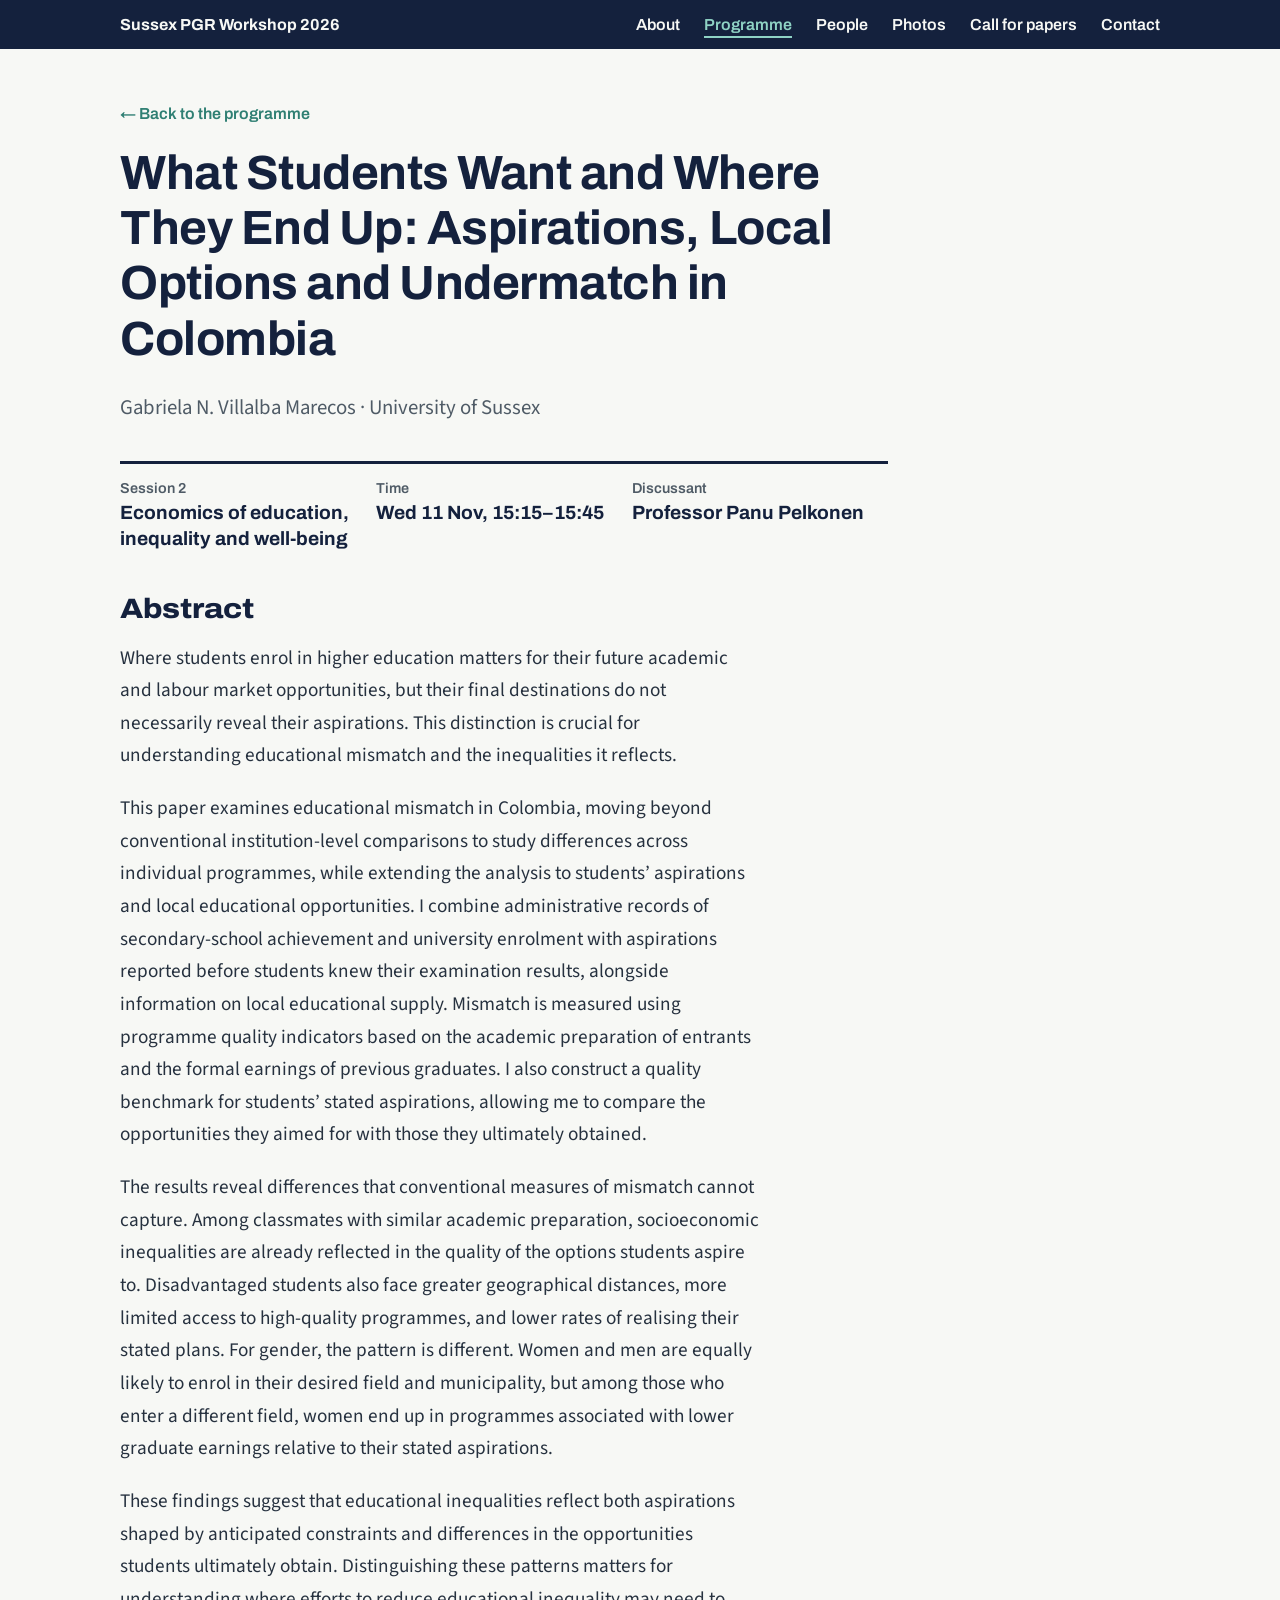
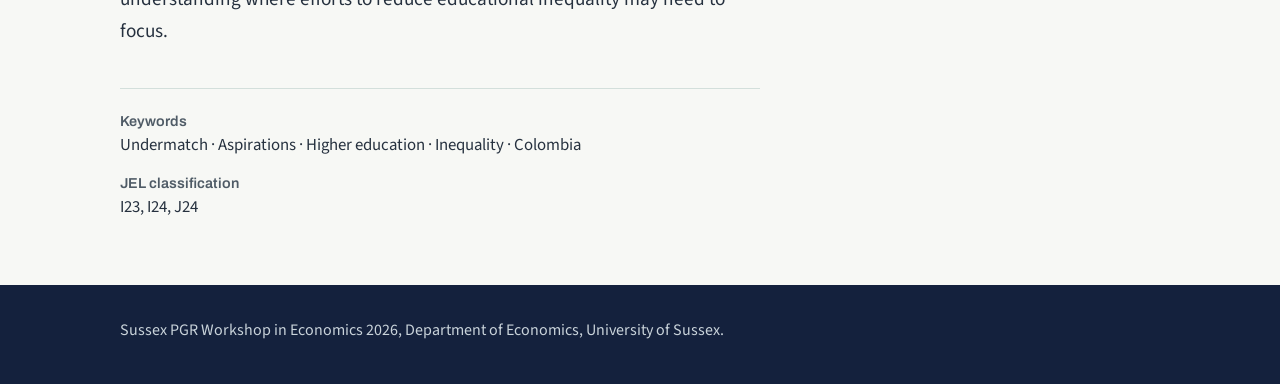
<file: abstracts/villalba-marecos.html>
<!DOCTYPE html>
<html lang="en">
<head>
<meta charset="utf-8">
<meta name="viewport" content="width=device-width, initial-scale=1">
<title>What Students Want and Where They End Up · Sussex PGR Workshop 2026</title>
<meta name="description" content="Abstract of the paper by Gabriela N. Villalba Marecos, presented at the Sussex PGR Workshop in Economics 2026.">
<link rel="preconnect" href="https://fonts.googleapis.com">
<link rel="preconnect" href="https://fonts.gstatic.com" crossorigin>
<link href="https://fonts.googleapis.com/css2?family=Archivo:wdth,wght@100,600;100,700;112,800&family=Source+Sans+3:wght@400;600&display=swap" rel="stylesheet">
<link rel="stylesheet" href="../styles.css?v=9">
</head>
<body>

<header class="topbar">
<nav>
  <a class="brand" href="../index.html">Sussex PGR Workshop 2026</a>
  <ul>
    <li><a href="../index.html#about">About</a></li>
    <li><a href="../programme.html" aria-current="page">Programme</a></li>
    <li><a href="../people.html">People</a></li>
    <li><a href="../photos.html">Photos</a></li>
    <li><a href="../index.html#submit">Call for papers</a></li>
    <li><a href="../index.html#contact">Contact</a></li>
  </ul>
</nav>
</header>

<header class="hero paper-hero">
  <p class="back"><a href="../programme.html">← Back to the programme</a></p>
  <h1>What Students Want and Where They End Up: Aspirations, Local Options and Undermatch in Colombia</h1>
  <p>Gabriela N. Villalba Marecos · University of Sussex</p>
  <dl class="facts">
    <div><dt>Session 2</dt><dd>Economics of education, inequality and well-being</dd></div>
    <div><dt>Time</dt><dd>Wed 11 Nov, 15:15–15:45</dd></div>
    <div><dt>Discussant</dt><dd>Professor Panu Pelkonen</dd></div>
  </dl>
</header>

<main>
  <section class="reading">
    <div class="text">
      <h2>Abstract</h2>
      <p>Where students enrol in higher education matters for their future academic and labour market opportunities, but their final destinations do not necessarily reveal their aspirations. This distinction is crucial for understanding educational mismatch and the inequalities it reflects.</p>
      <p>This paper examines educational mismatch in Colombia, moving beyond conventional institution-level comparisons to study differences across individual programmes, while extending the analysis to students’ aspirations and local educational opportunities. I combine administrative records of secondary-school achievement and university enrolment with aspirations reported before students knew their examination results, alongside information on local educational supply. Mismatch is measured using programme quality indicators based on the academic preparation of entrants and the formal earnings of previous graduates. I also construct a quality benchmark for students’ stated aspirations, allowing me to compare the opportunities they aimed for with those they ultimately obtained.</p>
      <p>The results reveal differences that conventional measures of mismatch cannot capture. Among classmates with similar academic preparation, socioeconomic inequalities are already reflected in the quality of the options students aspire to. Disadvantaged students also face greater geographical distances, more limited access to high-quality programmes, and lower rates of realising their stated plans. For gender, the pattern is different. Women and men are equally likely to enrol in their desired field and municipality, but among those who enter a different field, women end up in programmes associated with lower graduate earnings relative to their stated aspirations.</p>
      <p>These findings suggest that educational inequalities reflect both aspirations shaped by anticipated constraints and differences in the opportunities students ultimately obtain. Distinguishing these patterns matters for understanding where efforts to reduce educational inequality may need to focus.</p>
      <dl class="paper-meta">
        <div><dt>Keywords</dt><dd>Undermatch · Aspirations · Higher education · Inequality · Colombia</dd></div>
        <div><dt>JEL classification</dt><dd>I23, I24, J24</dd></div>
      </dl>
    </div>
  </section>
</main>

<footer>
  <div>Sussex PGR Workshop in Economics 2026, Department of Economics, University of Sussex.</div>
</footer>

</body>
</html>
</file>
<file: styles.css>
:root {
  --ink: #14213D;      /* deep channel navy */
  --text: #26313F;     /* body text */
  --chalk: #F7F8F5;    /* downs chalk */
  --flint: #4F5B66;    /* flint grey, secondary text */
  --sea: #2F7F73;      /* sea glass */
  --sea-dark: #236358;
  --mint: #8FD3C5;
  --mist: #E3ECE9;
  --tint: #ECF2F0;     /* soft band background */
  --line: #D3DFDB;
  --display: "Archivo", "Helvetica Neue", Arial, sans-serif;
  --body: "Source Sans 3", "Helvetica Neue", Arial, sans-serif;
}
* { box-sizing: border-box; }
html { scroll-behavior: smooth; }
body { margin: 0; background: var(--chalk); color: var(--text); font: 1.125rem/1.65 var(--body); }
a { color: var(--sea); text-underline-offset: 3px; }
a:hover { color: var(--sea-dark); }
a:focus-visible, .button:focus-visible { outline: 3px solid var(--sea); outline-offset: 3px; }
h1, h2, h3 { color: var(--ink); }

/* Top bar */
.topbar { background: var(--ink); color: var(--chalk); }
nav { display: flex; justify-content: space-between; align-items: center; flex-wrap: wrap; gap: .75rem 2rem;
      max-width: 68rem; margin: 0 auto; padding: 1rem 1.5rem; font: 600 1rem var(--display); }
nav ul { display: flex; gap: 1.5rem; list-style: none; margin: 0; padding: 0; flex-wrap: wrap; }
nav a { color: var(--chalk); text-decoration: none; }
nav a:hover, nav a[aria-current="page"] { color: var(--mint); }
nav a[aria-current="page"] { text-decoration: underline; text-decoration-thickness: 2px; text-underline-offset: 6px; }
.brand { font-weight: 700; }

/* Hero */
.hero { max-width: 68rem; margin: 0 auto; padding: 3.5rem 1.5rem 3.5rem; }
.hero h1 { font: 800 clamp(2.5rem, 6.5vw, 4.8rem)/1.02 var(--display); font-stretch: 112%; letter-spacing: -.02em; margin: 0 0 1.5rem; max-width: 15ch; }
.hero p { font-size: 1.3rem; max-width: 36rem; color: var(--flint); margin: 0 0 2.25rem; }
.facts { display: grid; grid-template-columns: repeat(auto-fit, minmax(12rem, 1fr)); gap: 0; border-top: 3px solid var(--ink); max-width: 48rem; margin: 0; }
.facts div { padding: 1rem 1.5rem 0 0; }
.facts dt { font: 600 .9rem var(--display); color: var(--flint); }
.facts dd { margin: .25rem 0 0; font: 700 1.2rem/1.35 var(--display); color: var(--ink); }

/* Sections */
.band { background: var(--tint); }
section { max-width: 68rem; margin: 0 auto; padding: 4rem 1.5rem; display: grid; grid-template-columns: 15rem 1fr; gap: 2rem 3rem; }
section h2 { font: 800 1.75rem/1.2 var(--display); font-stretch: 112%; margin: 0; }
section .text { max-width: 42rem; }
section .text p:first-child { margin-top: 0; }
section h3 { font: 700 1.15rem var(--display); margin: 2rem 0 .5rem; }
section h3:first-child { margin-top: 0; }
.steps { padding-left: 1.2rem; }
.steps li { margin-bottom: .6rem; }
.button { display: inline-block; background: var(--sea); color: #fff; font: 600 1.05rem var(--display);
          padding: .85rem 1.5rem; border-radius: 6px; text-decoration: none; margin-top: .75rem; }
.button:hover { background: var(--sea-dark); color: #fff; }
.note { font: 600 1rem var(--display); color: var(--ink); background: var(--mist); display: inline-block; padding: .8rem 1.4rem; border-radius: 6px; margin-top: 1rem; }
table { width: 100%; border-collapse: collapse; }
td { padding: .8rem 0; border-bottom: 1px solid var(--line); vertical-align: top; }
td:first-child { font: 600 1rem var(--display); width: 7.5rem; color: var(--flint); }
.people { list-style: none; padding: 0; margin: 0 0 1.5rem; display: grid; grid-template-columns: repeat(auto-fit, minmax(13rem, 1fr)); gap: 1.25rem; }
.people strong { display: block; font: 700 1.1rem var(--display); color: var(--ink); }
.people li { color: var(--flint); }
footer { background: var(--ink); color: #C9D3DA; }
footer div { max-width: 68rem; margin: 0 auto; padding: 2rem 1.5rem 2.5rem; font-size: 1rem; }

/* Programme page */
.session-meta { margin: .75rem 0 0; font-size: 1.05rem; line-height: 1.5; color: var(--flint); }
.session-meta span { display: block; margin-top: .4rem; font: 600 .95rem var(--display); }
.schedule td { padding: 1.1rem 0; }
.schedule td:first-child { width: 8.5rem; padding-right: 1.25rem; white-space: nowrap; }
.schedule strong { display: block; font: 700 1.05rem var(--display); color: var(--ink); margin-bottom: .2rem; }
.schedule .coauthors { font: 400 1rem var(--body); color: var(--flint); }
.schedule .discussant { display: block; margin-top: .3rem; font-size: 1rem; color: var(--flint); }
.schedule .break td { padding: .8rem 0; }
.schedule .break td:last-child { font: 600 1.05rem var(--display); color: var(--ink); }
.schedule .paper-link { color: var(--text); text-decoration-color: var(--sea); text-decoration-thickness: 2px; }
.schedule .paper-link:hover { color: var(--sea); }

/* People page */
.people-grid { list-style: none; padding: 0; margin: 0; display: grid; grid-template-columns: repeat(auto-fill, minmax(16rem, 1fr)); gap: 1rem; }
.people-grid li { background: #fff; border: 1px solid var(--line); border-radius: 8px; padding: 1.1rem 1.25rem; display: flex; flex-direction: column; }
.people-grid strong { font: 700 1.1rem/1.3 var(--display); color: var(--ink); }
.people-grid .role { margin-top: .2rem; font: 600 .95rem/1.4 var(--display); color: var(--flint); }
.people-grid .detail { margin-top: .6rem; font-size: 1rem; line-height: 1.5; }
.people-grid .detail .paper-link { color: var(--text); text-decoration-color: var(--sea); text-decoration-thickness: 2px; }
.people-grid .detail .paper-link:hover { color: var(--sea); }
.people-grid li > a { margin-top: auto; padding-top: .75rem; font: 600 .95rem var(--display); }

/* Abstract pages */
.paper-hero { padding-bottom: 2.5rem; }
.paper-hero h1 { font-size: clamp(1.9rem, 4vw, 3rem); font-weight: 700; font-stretch: 100%; line-height: 1.15; letter-spacing: -.01em; max-width: 28ch; }
.paper-hero .back { font: 600 1rem var(--display); margin: 0 0 1.5rem; }
.paper-hero .back a { text-decoration: none; }
.reading { grid-template-columns: 1fr; padding-top: 0; }
.reading .text { max-width: 40rem; font-size: 1.2rem; line-height: 1.7; }
.reading h2 { margin-bottom: 1rem; }
.reading p { margin: 0 0 1.25rem; }
.paper-meta { margin: 2.5rem 0 0; padding-top: 1.5rem; border-top: 1px solid var(--line); font-size: 1.05rem; line-height: 1.6; }
.paper-meta div + div { margin-top: 1rem; }
.paper-meta dt { font: 600 .9rem var(--display); color: var(--flint); }
.paper-meta dd { margin: .2rem 0 0; }

@media (max-width: 720px) {
  section { grid-template-columns: 1fr; gap: 1rem; padding: 3rem 1.5rem; }
  .hero { padding-top: 2rem; }
  nav ul { gap: 1rem; }
  .schedule td { display: block; width: auto; }
  .schedule td:first-child { padding-bottom: 0; border-bottom: 0; }
  .schedule td:last-child { padding-top: .3rem; }
}
@media (prefers-reduced-motion: reduce) { html { scroll-behavior: auto; } }

/* Photos page */
.gallery { list-style: none; padding: 0; margin: 0; display: grid; grid-template-columns: repeat(auto-fill, minmax(13rem, 1fr)); gap: 1rem; align-content: start; }
.gallery a { display: block; border-radius: 8px; overflow: hidden; background: var(--mist); }
.gallery img { display: block; width: 100%; height: auto; aspect-ratio: 3 / 4; object-fit: cover; transition: opacity .15s; }
.gallery a:hover img { opacity: .88; }
section .session-meta .paper-link { color: var(--text); text-decoration-color: var(--sea); text-decoration-thickness: 2px; }
section .session-meta .paper-link:hover { color: var(--sea); }
@media (max-width: 720px) { .gallery { grid-template-columns: repeat(2, 1fr); gap: .6rem; } }
.gallery.four { grid-template-columns: repeat(4, 1fr); }
/* Mosaic: full-width rows; each photo's share of the row follows its shape,
   so every photo in a row has the same height and nothing is cropped */
.mosaic { display: grid; gap: 1rem; align-content: start; }
.photo-row { list-style: none; margin: 0; padding: 0; display: flex; gap: 1rem; }
.photo-row li { min-width: 0; }
.photo-row li.p { flex: 9 1 0; }   /* portrait 3:4 */
.photo-row li.l { flex: 16 1 0; }  /* landscape 4:3 */
.photo-row a { display: block; border-radius: 8px; overflow: hidden; background: var(--mist); }
.photo-row img { display: block; width: 100%; height: auto; transition: opacity .15s; }
.photo-row a:hover img { opacity: .88; }
@media (max-width: 720px) {
  .gallery.four { grid-template-columns: repeat(2, 1fr); }
  .mosaic, .photo-row { gap: .5rem; }
}
</file>
